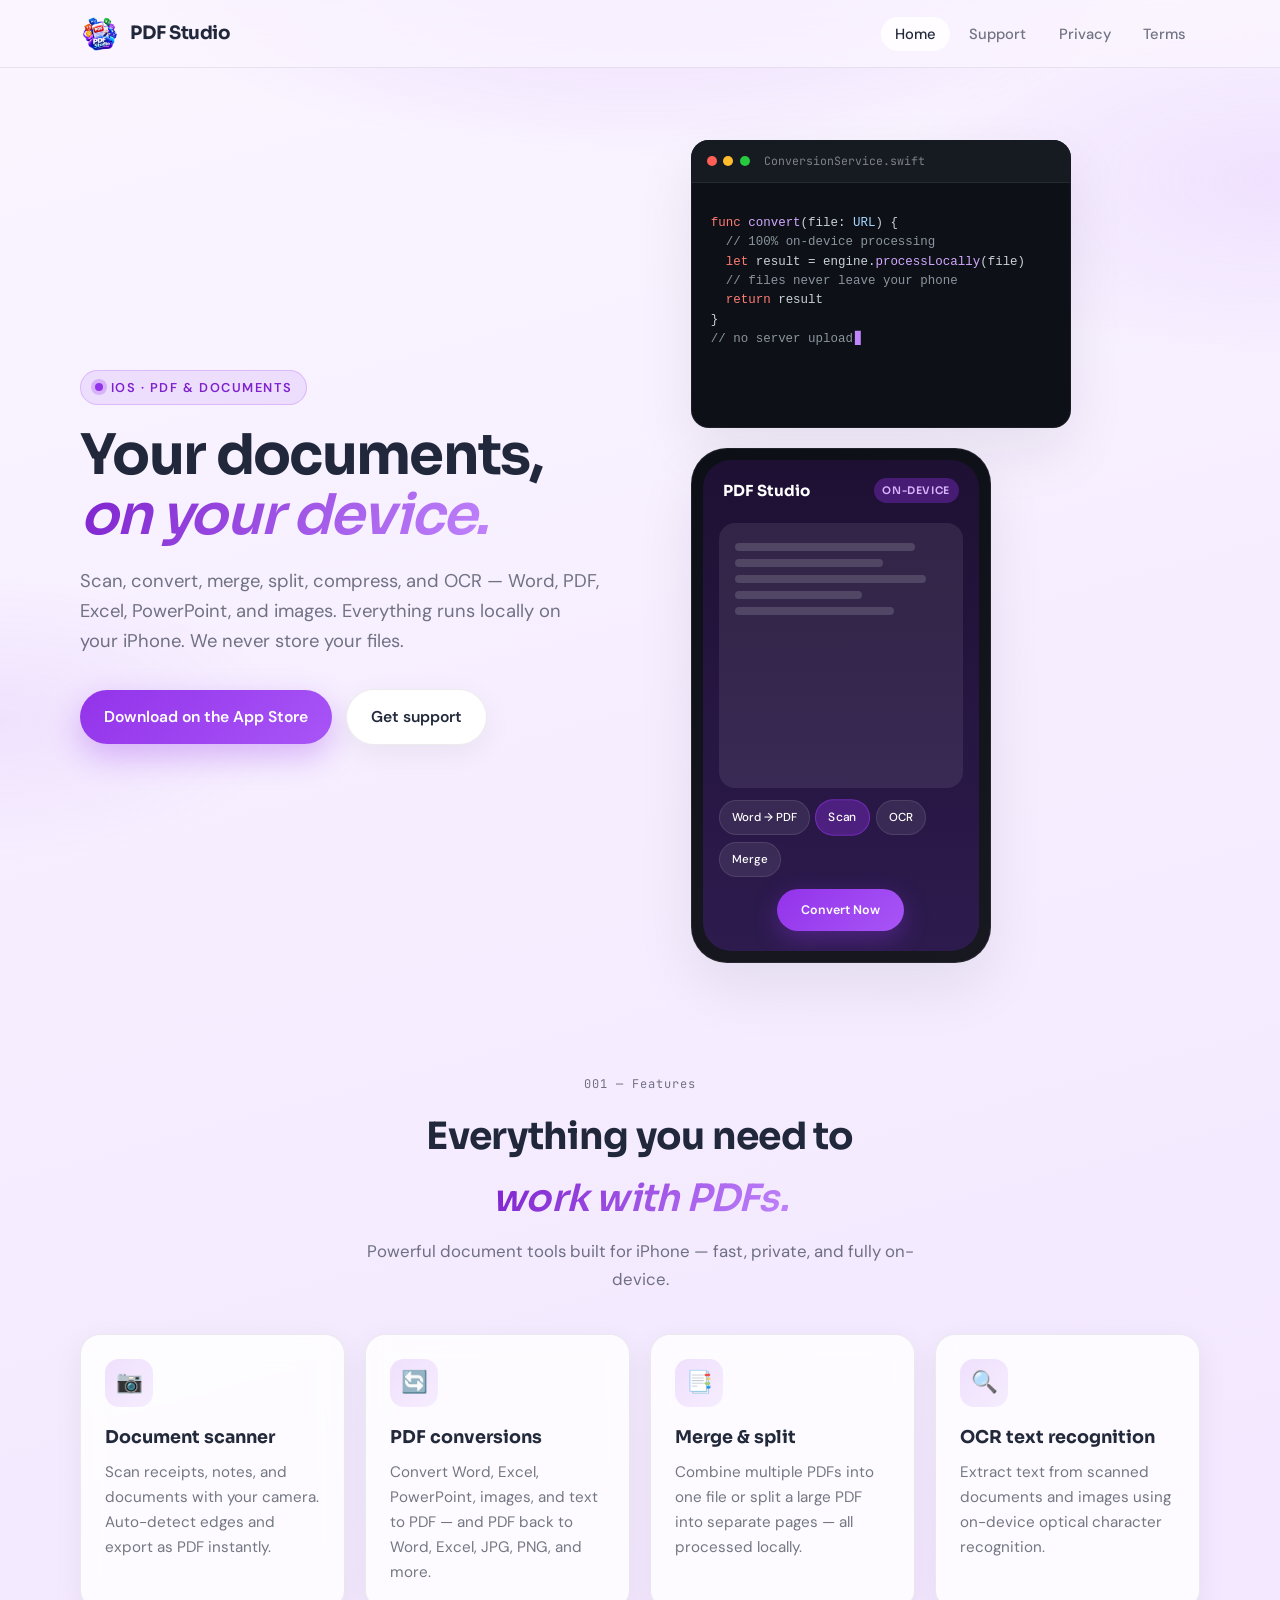
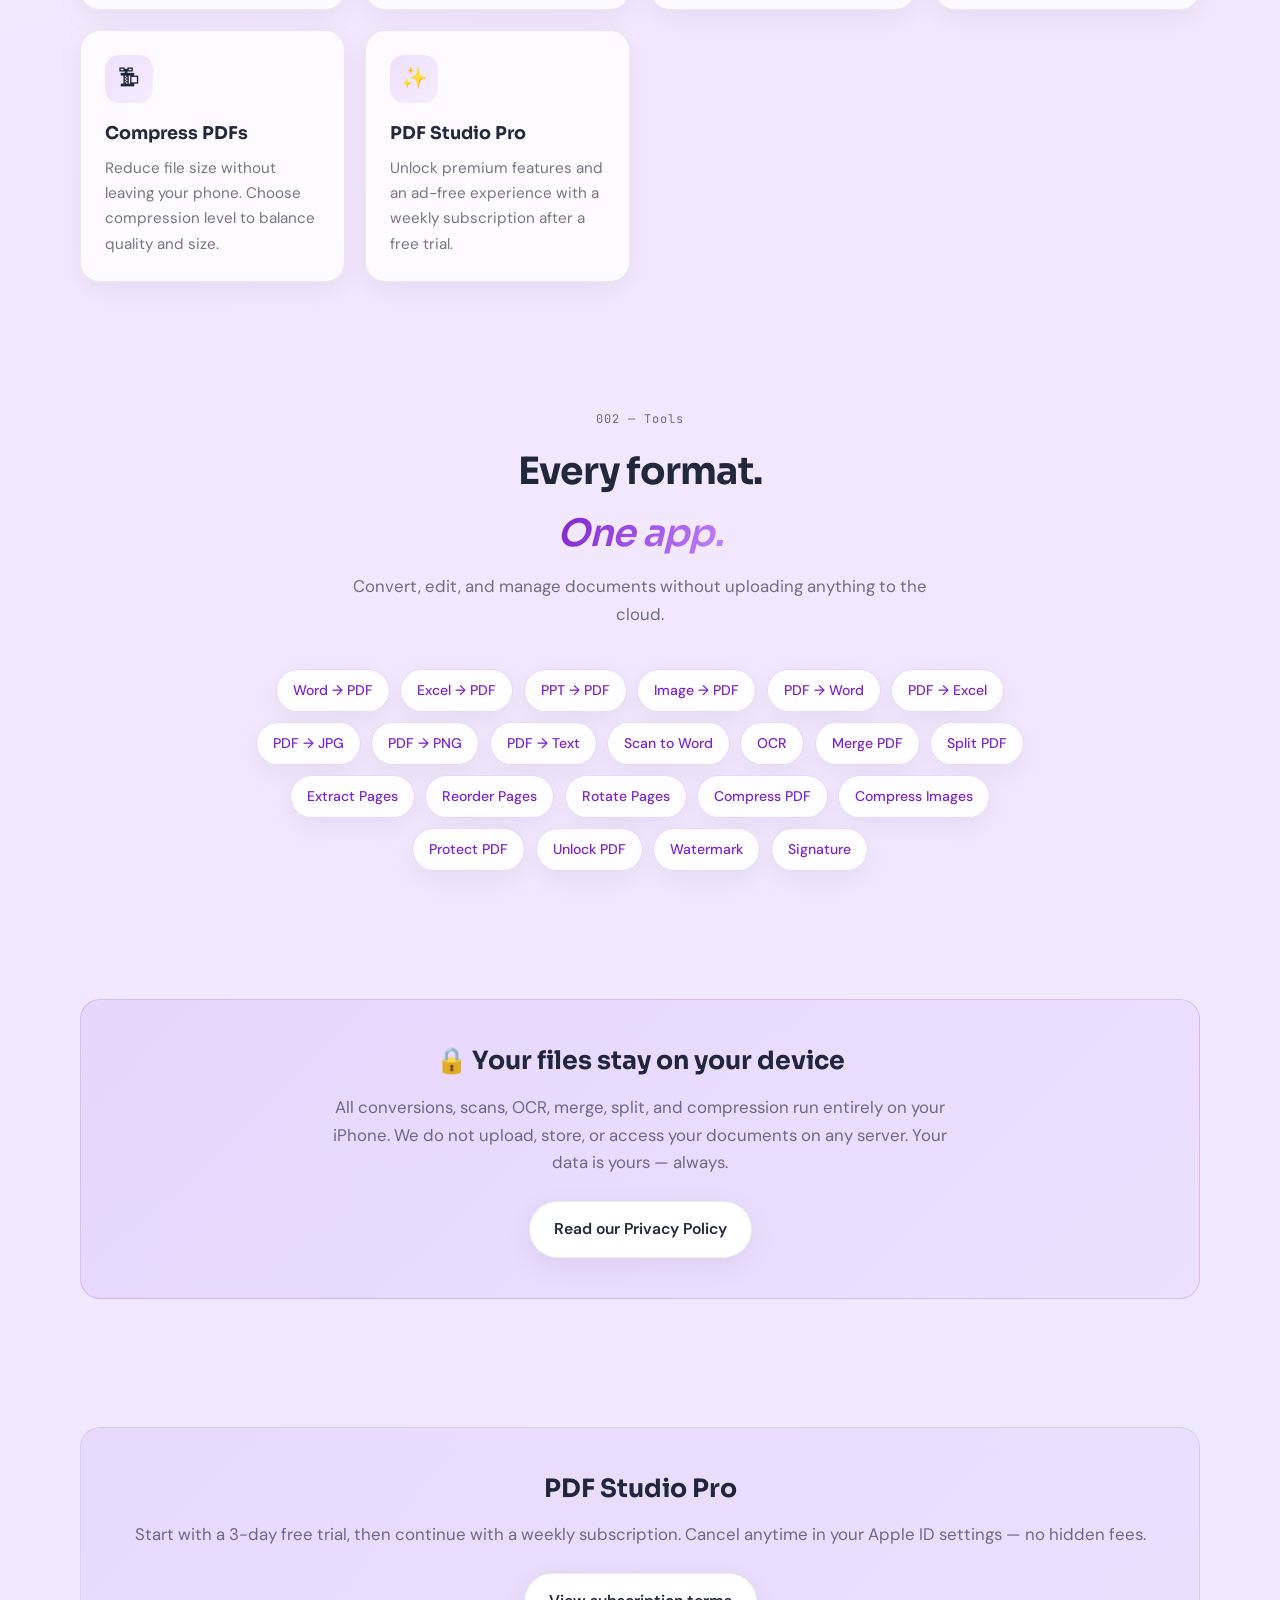
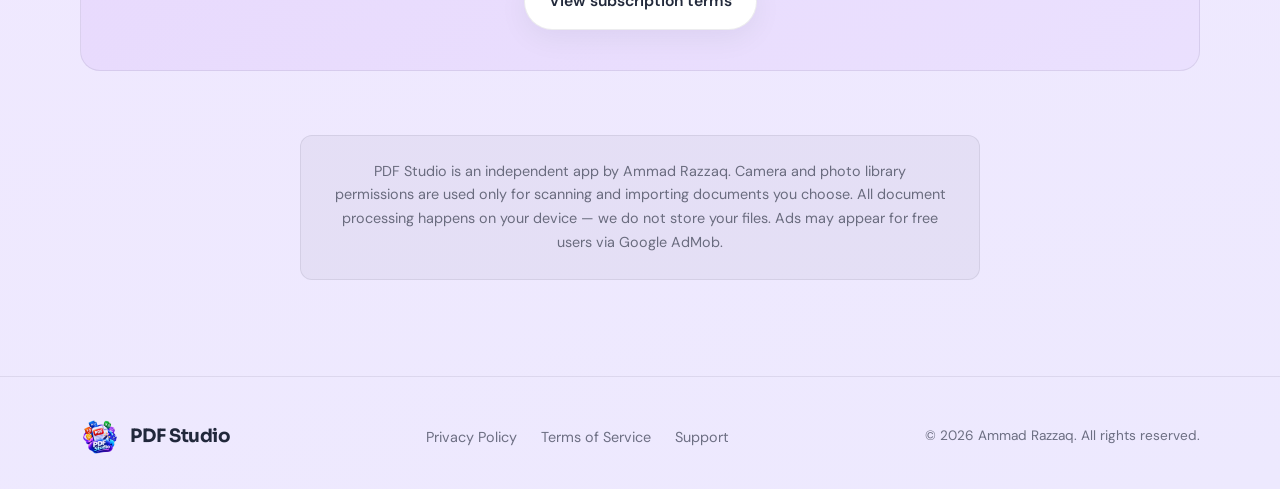
<file: index.html>
<!DOCTYPE html>
<html lang="en">
<head>
  <meta charset="utf-8" />
  <meta name="viewport" content="width=device-width, initial-scale=1" />
  <meta name="description" content="PDF Studio — scan, convert, merge, split, and compress PDFs entirely on your iPhone. Word, Excel, PowerPoint, images, and OCR — all on-device." />
  <meta name="theme-color" content="#9333ea" />
  <meta property="og:title" content="PDF Studio — Scan, Convert &amp; Edit PDFs" />
  <meta property="og:description" content="Scan, convert, merge, split, and compress PDFs entirely on your iPhone. All processing stays on your device." />
  <meta property="og:url" content="https://ammadrazzaq28.github.io/pdf-studio/" />
  <meta property="og:type" content="website" />
  <meta property="og:image" content="https://ammadrazzaq28.github.io/pdf-studio/img/apple-touch-icon.png" />
  <title>PDF Studio — Scan, Convert &amp; Edit PDFs</title>
  <link rel="icon" href="img/favicon.png" type="image/png" />
  <link rel="apple-touch-icon" href="img/apple-touch-icon.png" />
  <link rel="preconnect" href="https://fonts.googleapis.com" />
  <link rel="preconnect" href="https://fonts.gstatic.com" crossorigin />
  <link href="https://fonts.googleapis.com/css2?family=DM+Sans:ital,opsz,wght@0,9..40,400;0,9..40,500;0,9..40,600;0,9..40,700;1,9..40,400&family=JetBrains+Mono:wght@400;500&family=Sora:wght@600;700&display=swap" rel="stylesheet" />
  <link rel="stylesheet" href="css/site.css" />
</head>
<body>
  <nav class="site-nav" aria-label="Primary">
    <div class="wrap site-nav__inner">
      <a class="brand" href="index.html">
        <img class="brand__mark" src="img/logo.png" alt="" width="40" height="40" />
        PDF Studio
      </a>
      <button class="nav-toggle" type="button" data-nav-toggle aria-expanded="false" aria-label="Menu">☰</button>
      <ul class="nav-links" data-nav-menu>
        <li><a href="index.html" aria-current="page">Home</a></li>
        <li><a href="support.html">Support</a></li>
        <li><a href="privacy.html">Privacy</a></li>
        <li><a href="terms.html">Terms</a></li>
      </ul>
    </div>
  </nav>

  <header class="hero">
    <div class="wrap hero__grid">
      <div>
        <p class="hero__eyebrow reveal">
          <span class="dot" aria-hidden="true"></span>
          iOS · PDF &amp; documents
        </p>
        <h1 class="reveal reveal-delay-1">
          Your documents,<br />
          <em>on your device.</em>
        </h1>
        <p class="hero__lead reveal reveal-delay-2">
          Scan, convert, merge, split, compress, and OCR — Word, PDF, Excel, PowerPoint, and images. Everything runs locally on your iPhone. We never store your files.
        </p>
        <div class="hero__cta reveal reveal-delay-3">
          <a class="btn btn--primary" href="#" data-app-store rel="noopener">
            Download on the App Store
          </a>
          <a class="btn btn--ghost" href="support.html">Get support</a>
        </div>
      </div>

      <div class="reveal reveal-delay-2">
        <div class="code-window" aria-hidden="true">
          <div class="code-window__bar">
            <span class="code-window__dot code-window__dot--r"></span>
            <span class="code-window__dot code-window__dot--y"></span>
            <span class="code-window__dot code-window__dot--g"></span>
            <span class="code-window__title">ConversionService.swift</span>
          </div>
          <pre class="code-window__body"><code><span class="code-line"><span class="kw">func</span> <span class="fn">convert</span>(file: <span class="str">URL</span>) {</span>
<span class="code-line">  <span class="cm">// 100% on-device processing</span></span>
<span class="code-line">  <span class="kw">let</span> result = engine.<span class="fn">processLocally</span>(file)</span>
<span class="code-line">  <span class="cm">// files never leave your phone</span></span>
<span class="code-line">  <span class="kw">return</span> result</span>
<span class="code-line">}</span>
<span class="code-line cursor-blink"><span class="cm">// no server upload</span></span>
</code></pre>
        </div>

        <div class="phone-mock">
          <div class="phone-mock__frame">
            <div class="phone-mock__screen">
              <div class="phone-mock__header">
                <span>PDF Studio</span>
                <span class="phone-mock__badge">On-Device</span>
              </div>
              <div class="phone-mock__body">
                <div class="doc-preview" aria-hidden="true">
                  <span class="doc-line"></span>
                  <span class="doc-line"></span>
                  <span class="doc-line"></span>
                  <span class="doc-line"></span>
                  <span class="doc-line"></span>
                </div>
                <div class="effect-row" data-effect-chips>
                  <span class="effect-chip is-active">Word → PDF</span>
                  <span class="effect-chip">Scan</span>
                  <span class="effect-chip">OCR</span>
                  <span class="effect-chip">Merge</span>
                </div>
                <div class="mock-action" aria-hidden="true">Convert Now</div>
              </div>
            </div>
          </div>
        </div>
      </div>
    </div>
  </header>

  <section class="section" id="features">
    <div class="wrap">
      <span class="section__label reveal">001 — Features</span>
      <h2 class="section__title reveal">Everything you need to<br /><em>work with PDFs.</em></h2>
      <p class="section__subtitle reveal">
        Powerful document tools built for iPhone — fast, private, and fully on-device.
      </p>
      <div class="features">
        <article class="card reveal">
          <div class="card__icon" aria-hidden="true">📷</div>
          <h3>Document scanner</h3>
          <p>Scan receipts, notes, and documents with your camera. Auto-detect edges and export as PDF instantly.</p>
        </article>
        <article class="card reveal reveal-delay-1">
          <div class="card__icon" aria-hidden="true">🔄</div>
          <h3>PDF conversions</h3>
          <p>Convert Word, Excel, PowerPoint, images, and text to PDF — and PDF back to Word, Excel, JPG, PNG, and more.</p>
        </article>
        <article class="card reveal reveal-delay-2">
          <div class="card__icon" aria-hidden="true">📑</div>
          <h3>Merge &amp; split</h3>
          <p>Combine multiple PDFs into one file or split a large PDF into separate pages — all processed locally.</p>
        </article>
        <article class="card reveal reveal-delay-3">
          <div class="card__icon" aria-hidden="true">🔍</div>
          <h3>OCR text recognition</h3>
          <p>Extract text from scanned documents and images using on-device optical character recognition.</p>
        </article>
        <article class="card reveal">
          <div class="card__icon" aria-hidden="true">🗜</div>
          <h3>Compress PDFs</h3>
          <p>Reduce file size without leaving your phone. Choose compression level to balance quality and size.</p>
        </article>
        <article class="card reveal reveal-delay-1">
          <div class="card__icon" aria-hidden="true">✨</div>
          <h3>PDF Studio Pro</h3>
          <p>Unlock premium features and an ad-free experience with a weekly subscription after a free trial.</p>
        </article>
      </div>
    </div>
  </section>

  <section class="section" id="tools">
    <div class="wrap">
      <span class="section__label reveal">002 — Tools</span>
      <h2 class="section__title reveal">Every format.<br /><em>One app.</em></h2>
      <p class="section__subtitle reveal">
        Convert, edit, and manage documents without uploading anything to the cloud.
      </p>
      <div class="tool-grid reveal">
        <span class="tool-pill">Word → PDF</span>
        <span class="tool-pill">Excel → PDF</span>
        <span class="tool-pill">PPT → PDF</span>
        <span class="tool-pill">Image → PDF</span>
        <span class="tool-pill">PDF → Word</span>
        <span class="tool-pill">PDF → Excel</span>
        <span class="tool-pill">PDF → JPG</span>
        <span class="tool-pill">PDF → PNG</span>
        <span class="tool-pill">PDF → Text</span>
        <span class="tool-pill">Scan to Word</span>
        <span class="tool-pill">OCR</span>
        <span class="tool-pill">Merge PDF</span>
        <span class="tool-pill">Split PDF</span>
        <span class="tool-pill">Extract Pages</span>
        <span class="tool-pill">Reorder Pages</span>
        <span class="tool-pill">Rotate Pages</span>
        <span class="tool-pill">Compress PDF</span>
        <span class="tool-pill">Compress Images</span>
        <span class="tool-pill">Protect PDF</span>
        <span class="tool-pill">Unlock PDF</span>
        <span class="tool-pill">Watermark</span>
        <span class="tool-pill">Signature</span>
      </div>
    </div>
  </section>

  <section class="section">
    <div class="wrap">
      <div class="privacy-highlight reveal">
        <h2>🔒 Your files stay on your device</h2>
        <p>
          All conversions, scans, OCR, merge, split, and compression run entirely on your iPhone.
          We do not upload, store, or access your documents on any server. Your data is yours — always.
        </p>
        <a class="btn btn--ghost" href="privacy.html">Read our Privacy Policy</a>
      </div>
    </div>
  </section>

  <section class="section">
    <div class="wrap">
      <div class="pricing-banner reveal">
        <h2>PDF Studio Pro</h2>
        <p>
          Start with a 3-day free trial, then continue with a weekly subscription.
          Cancel anytime in your Apple ID settings — no hidden fees.
        </p>
        <a class="btn btn--ghost" href="terms.html#subscriptions">View subscription terms</a>
      </div>
    </div>
  </section>

  <section class="section" style="padding-top: 0;">
    <div class="wrap">
      <p class="disclaimer-banner reveal">
        PDF Studio is an independent app by Ammad Razzaq. Camera and photo library permissions are used only for scanning and importing documents you choose. All document processing happens on your device — we do not store your files. Ads may appear for free users via Google AdMob.
      </p>
    </div>
  </section>

  <footer class="site-footer">
    <div class="wrap site-footer__inner">
      <a class="brand" href="index.html">
        <img class="brand__mark" src="img/logo.png" alt="" width="40" height="40" />
        PDF Studio
      </a>
      <ul class="footer-links">
        <li><a href="privacy.html">Privacy Policy</a></li>
        <li><a href="terms.html">Terms of Service</a></li>
        <li><a href="support.html">Support</a></li>
      </ul>
      <small>© <span id="year"></span> Ammad Razzaq. All rights reserved.</small>
    </div>
  </footer>

  <script src="js/config.js"></script>
  <script src="js/site.js"></script>
</body>
</html>
</file>
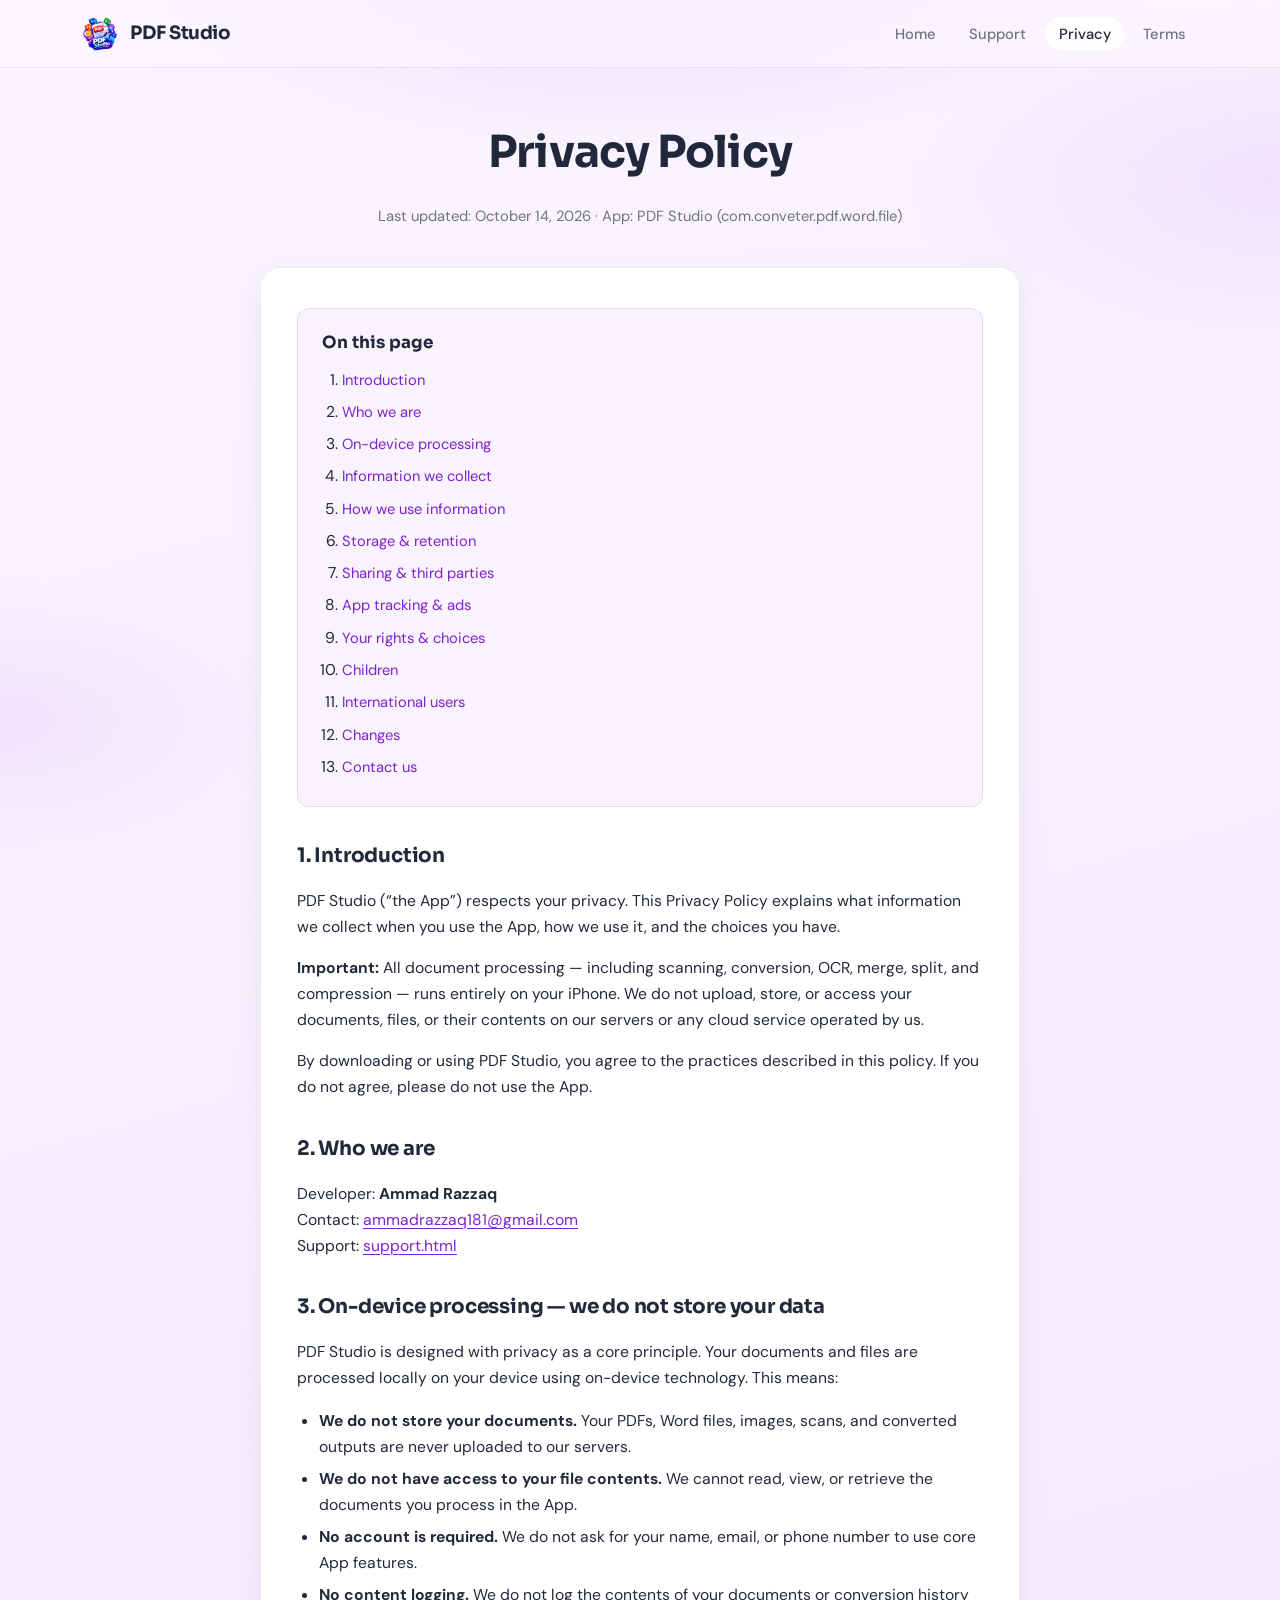
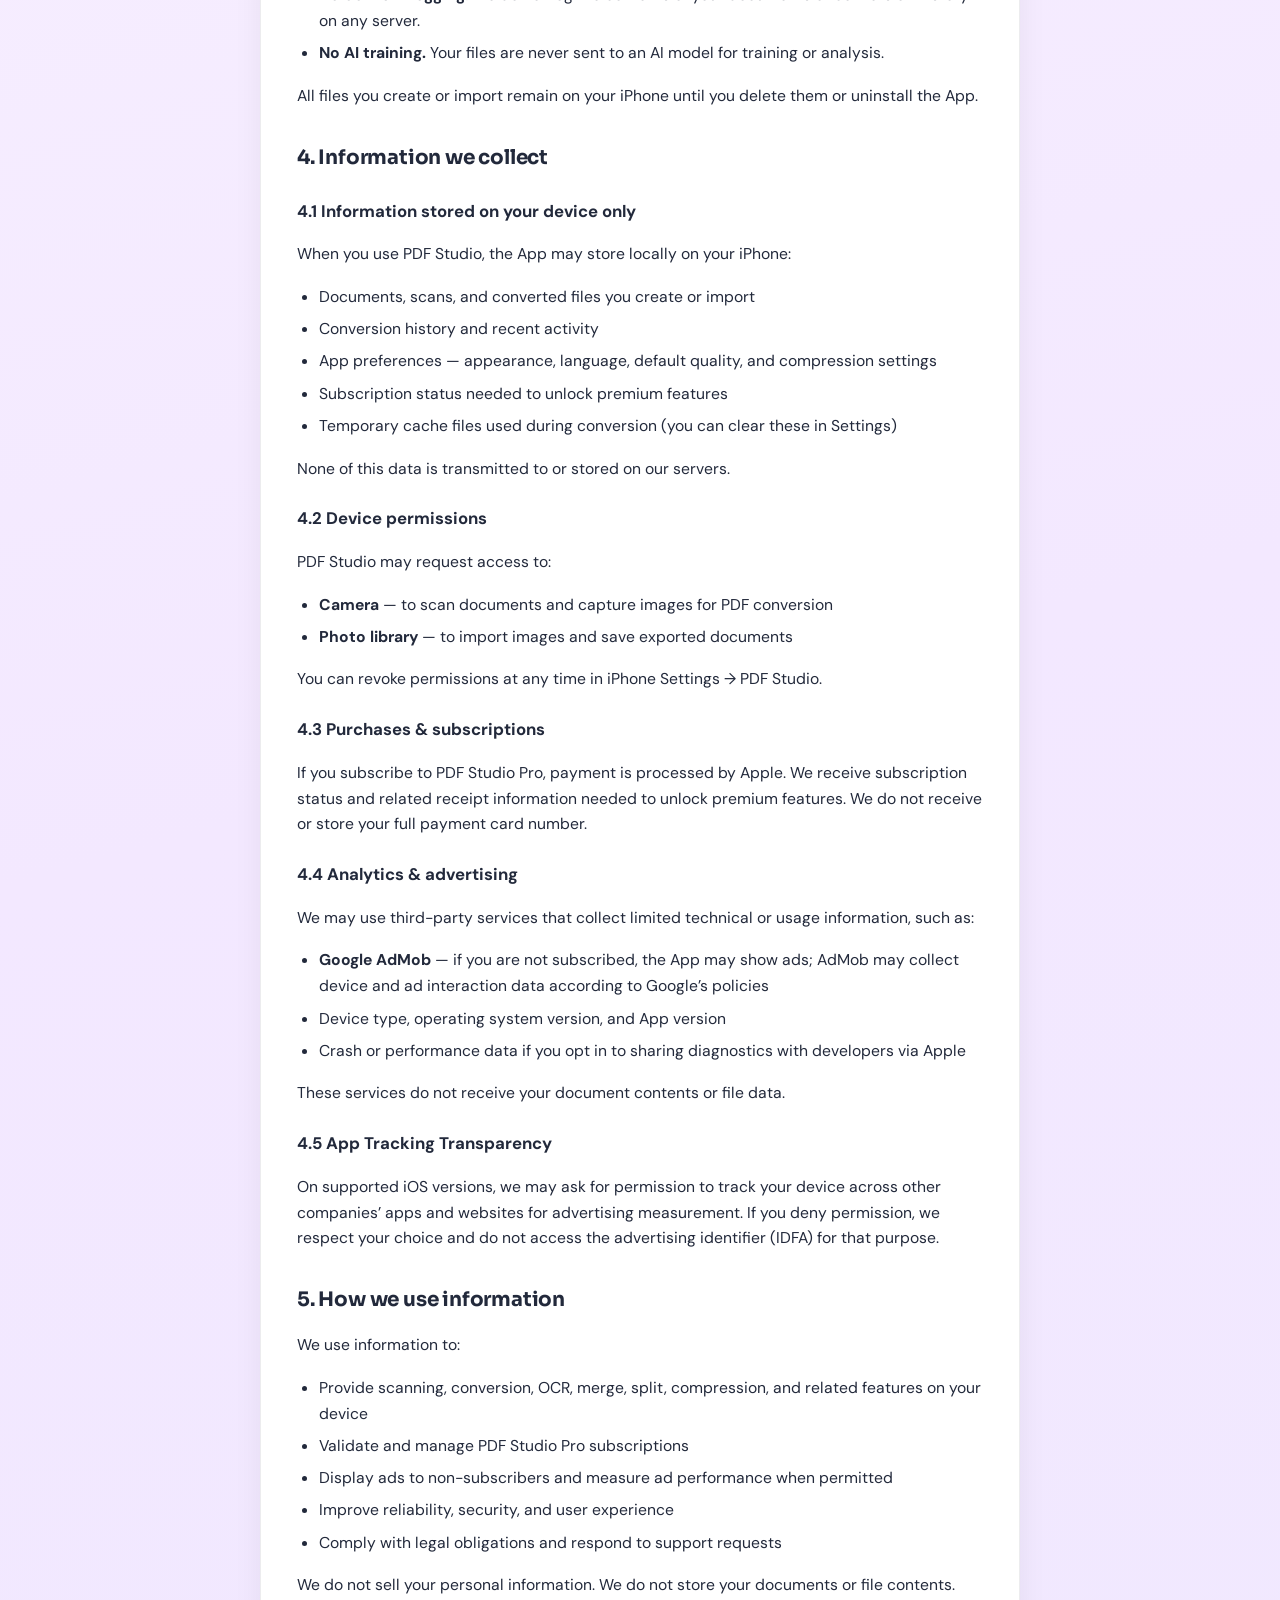
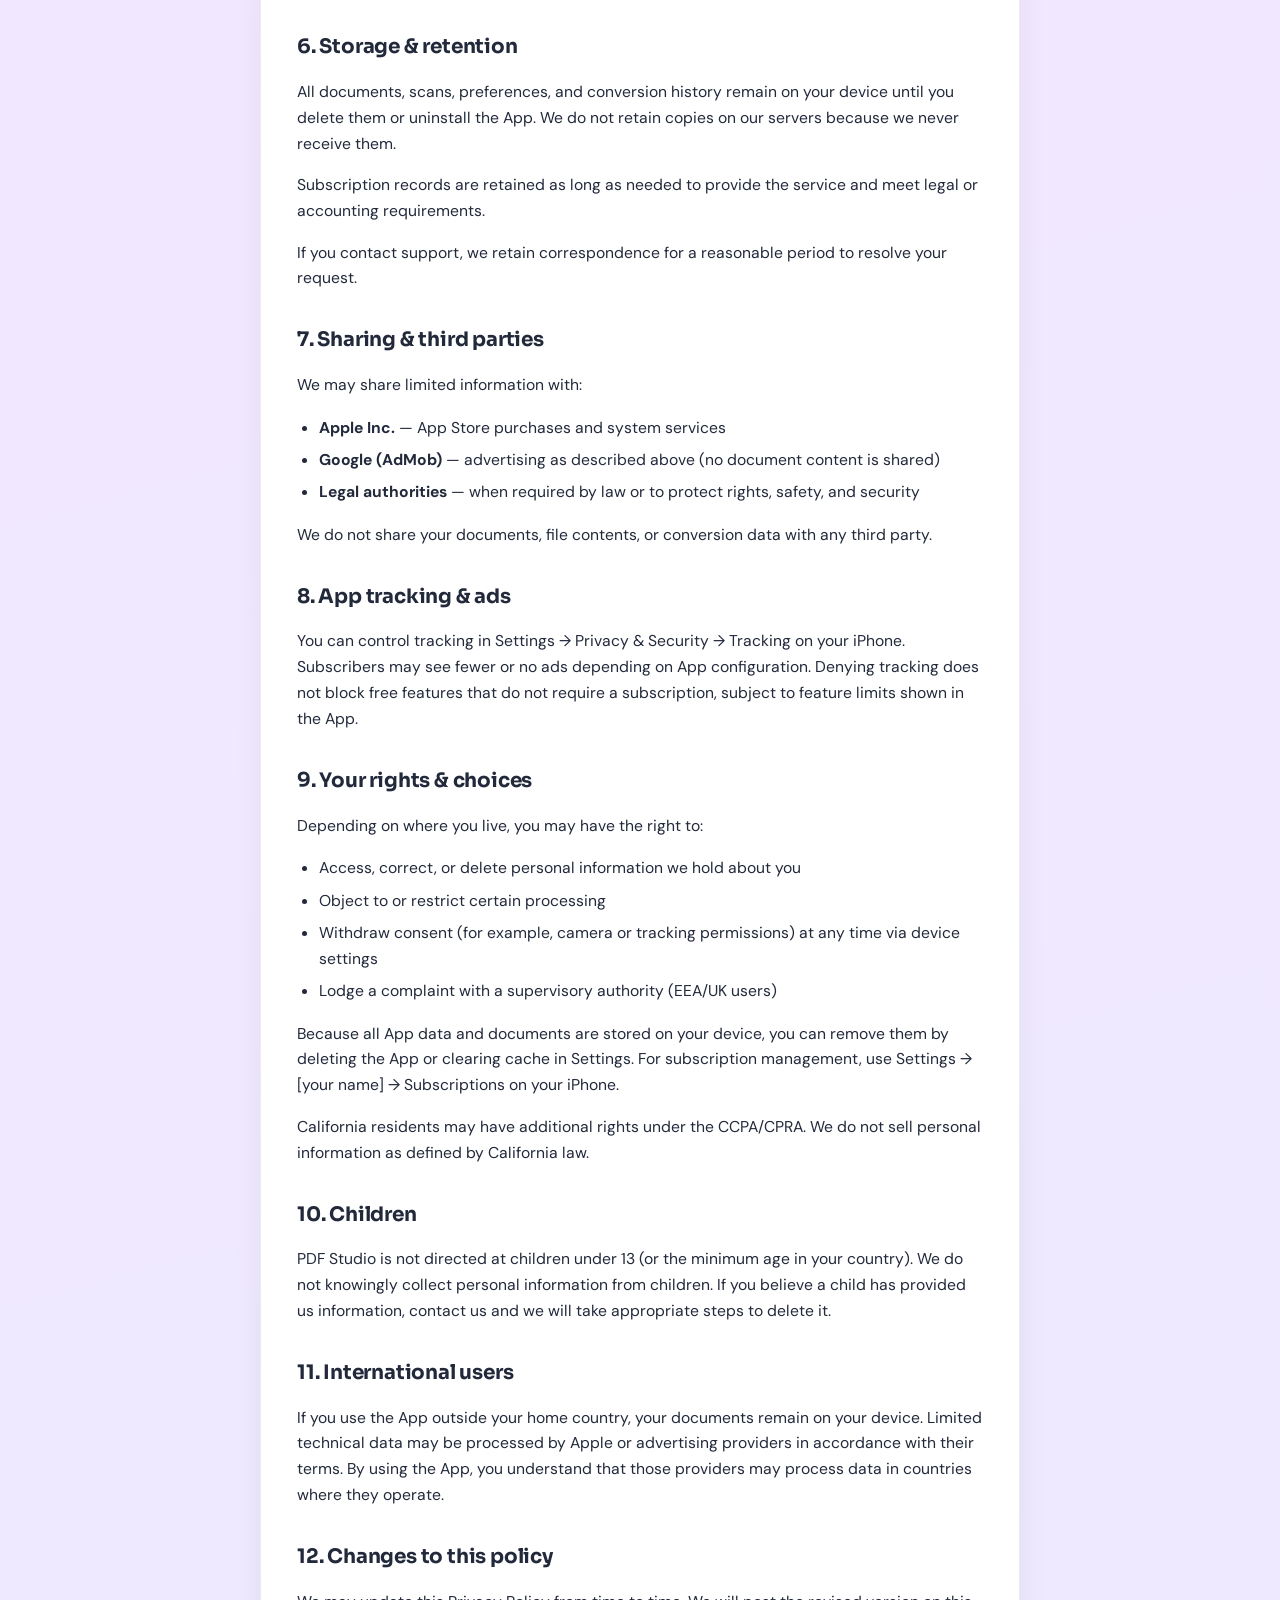
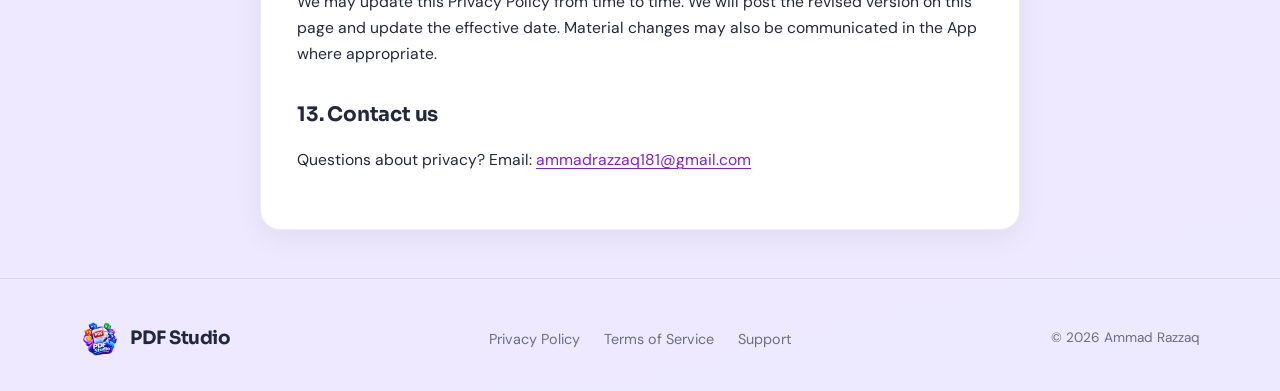
<file: privacy.html>
<!DOCTYPE html>
<html lang="en">
<head>
  <meta charset="utf-8" />
  <meta name="viewport" content="width=device-width, initial-scale=1" />
  <meta name="description" content="Privacy Policy for PDF Studio by Ammad Razzaq. All data stays on your device — we do not store your files." />
  <meta name="theme-color" content="#9333ea" />
  <title>Privacy Policy — PDF Studio</title>
  <link rel="icon" href="img/favicon.png" type="image/png" />
  <link rel="apple-touch-icon" href="img/apple-touch-icon.png" />
  <link rel="preconnect" href="https://fonts.googleapis.com" />
  <link rel="preconnect" href="https://fonts.gstatic.com" crossorigin />
  <link href="https://fonts.googleapis.com/css2?family=DM+Sans:ital,opsz,wght@0,9..40,400;0,9..40,500;0,9..40,600;0,9..40,700;1,9..40,400&family=JetBrains+Mono:wght@400;500&family=Sora:wght@600;700&display=swap" rel="stylesheet" />
  <link rel="stylesheet" href="css/site.css" />
</head>
<body>
  <nav class="site-nav" aria-label="Primary">
    <div class="wrap site-nav__inner">
      <a class="brand" href="index.html">
        <img class="brand__mark" src="img/logo.png" alt="" width="40" height="40" />
        PDF Studio
      </a>
      <button class="nav-toggle" type="button" data-nav-toggle aria-expanded="false" aria-label="Menu">☰</button>
      <ul class="nav-links" data-nav-menu>
        <li><a href="index.html">Home</a></li>
        <li><a href="support.html">Support</a></li>
        <li><a href="privacy.html" aria-current="page">Privacy</a></li>
        <li><a href="terms.html">Terms</a></li>
      </ul>
    </div>
  </nav>

  <header class="page-header wrap--legal wrap">
    <h1>Privacy Policy</h1>
    <p class="meta">Last updated: October 14, 2026 · App: PDF Studio (com.conveter.pdf.word.file)</p>
  </header>

  <main class="wrap wrap--legal">
    <article class="legal-card">
      <nav class="toc" aria-label="On this page">
        <strong>On this page</strong>
        <ol>
          <li><a href="#introduction">Introduction</a></li>
          <li><a href="#who">Who we are</a></li>
          <li><a href="#on-device">On-device processing</a></li>
          <li><a href="#collect">Information we collect</a></li>
          <li><a href="#use">How we use information</a></li>
          <li><a href="#storage">Storage &amp; retention</a></li>
          <li><a href="#sharing">Sharing &amp; third parties</a></li>
          <li><a href="#tracking">App tracking &amp; ads</a></li>
          <li><a href="#rights">Your rights &amp; choices</a></li>
          <li><a href="#children">Children</a></li>
          <li><a href="#international">International users</a></li>
          <li><a href="#changes">Changes</a></li>
          <li><a href="#contact">Contact us</a></li>
        </ol>
      </nav>

      <h2 id="introduction">1. Introduction</h2>
      <p>
        PDF Studio (“the App”) respects your privacy. This Privacy Policy explains what information we collect when you use the App, how we use it, and the choices you have.
      </p>
      <p>
        <strong>Important:</strong> All document processing — including scanning, conversion, OCR, merge, split, and compression — runs entirely on your iPhone. We do not upload, store, or access your documents, files, or their contents on our servers or any cloud service operated by us.
      </p>
      <p>
        By downloading or using PDF Studio, you agree to the practices described in this policy. If you do not agree, please do not use the App.
      </p>

      <h2 id="who">2. Who we are</h2>
      <p>
        Developer: <strong>Ammad Razzaq</strong><br />
        Contact: <a href="mailto:ammadrazzaq181@gmail.com">ammadrazzaq181@gmail.com</a><br />
        Support: <a href="support.html">support.html</a>
      </p>

      <h2 id="on-device">3. On-device processing — we do not store your data</h2>
      <p>
        PDF Studio is designed with privacy as a core principle. Your documents and files are processed locally on your device using on-device technology. This means:
      </p>
      <ul>
        <li><strong>We do not store your documents.</strong> Your PDFs, Word files, images, scans, and converted outputs are never uploaded to our servers.</li>
        <li><strong>We do not have access to your file contents.</strong> We cannot read, view, or retrieve the documents you process in the App.</li>
        <li><strong>No account is required.</strong> We do not ask for your name, email, or phone number to use core App features.</li>
        <li><strong>No content logging.</strong> We do not log the contents of your documents or conversion history on any server.</li>
        <li><strong>No AI training.</strong> Your files are never sent to an AI model for training or analysis.</li>
      </ul>
      <p>
        All files you create or import remain on your iPhone until you delete them or uninstall the App.
      </p>

      <h2 id="collect">4. Information we collect</h2>

      <h3>4.1 Information stored on your device only</h3>
      <p>When you use PDF Studio, the App may store locally on your iPhone:</p>
      <ul>
        <li>Documents, scans, and converted files you create or import</li>
        <li>Conversion history and recent activity</li>
        <li>App preferences — appearance, language, default quality, and compression settings</li>
        <li>Subscription status needed to unlock premium features</li>
        <li>Temporary cache files used during conversion (you can clear these in Settings)</li>
      </ul>
      <p>None of this data is transmitted to or stored on our servers.</p>

      <h3>4.2 Device permissions</h3>
      <p>PDF Studio may request access to:</p>
      <ul>
        <li><strong>Camera</strong> — to scan documents and capture images for PDF conversion</li>
        <li><strong>Photo library</strong> — to import images and save exported documents</li>
      </ul>
      <p>You can revoke permissions at any time in iPhone Settings → PDF Studio.</p>

      <h3>4.3 Purchases &amp; subscriptions</h3>
      <p>
        If you subscribe to PDF Studio Pro, payment is processed by Apple. We receive subscription status and related receipt information needed to unlock premium features. We do not receive or store your full payment card number.
      </p>

      <h3>4.4 Analytics &amp; advertising</h3>
      <p>We may use third-party services that collect limited technical or usage information, such as:</p>
      <ul>
        <li><strong>Google AdMob</strong> — if you are not subscribed, the App may show ads; AdMob may collect device and ad interaction data according to Google’s policies</li>
        <li>Device type, operating system version, and App version</li>
        <li>Crash or performance data if you opt in to sharing diagnostics with developers via Apple</li>
      </ul>
      <p>These services do not receive your document contents or file data.</p>

      <h3>4.5 App Tracking Transparency</h3>
      <p>
        On supported iOS versions, we may ask for permission to track your device across other companies’ apps and websites for advertising measurement. If you deny permission, we respect your choice and do not access the advertising identifier (IDFA) for that purpose.
      </p>

      <h2 id="use">5. How we use information</h2>
      <p>We use information to:</p>
      <ul>
        <li>Provide scanning, conversion, OCR, merge, split, compression, and related features on your device</li>
        <li>Validate and manage PDF Studio Pro subscriptions</li>
        <li>Display ads to non-subscribers and measure ad performance when permitted</li>
        <li>Improve reliability, security, and user experience</li>
        <li>Comply with legal obligations and respond to support requests</li>
      </ul>
      <p>We do not sell your personal information. We do not store your documents or file contents.</p>

      <h2 id="storage">6. Storage &amp; retention</h2>
      <p>
        All documents, scans, preferences, and conversion history remain on your device until you delete them or uninstall the App. We do not retain copies on our servers because we never receive them.
      </p>
      <p>Subscription records are retained as long as needed to provide the service and meet legal or accounting requirements.</p>
      <p>If you contact support, we retain correspondence for a reasonable period to resolve your request.</p>

      <h2 id="sharing">7. Sharing &amp; third parties</h2>
      <p>We may share limited information with:</p>
      <ul>
        <li><strong>Apple Inc.</strong> — App Store purchases and system services</li>
        <li><strong>Google (AdMob)</strong> — advertising as described above (no document content is shared)</li>
        <li><strong>Legal authorities</strong> — when required by law or to protect rights, safety, and security</li>
      </ul>
      <p>We do not share your documents, file contents, or conversion data with any third party.</p>

      <h2 id="tracking">8. App tracking &amp; ads</h2>
      <p>
        You can control tracking in Settings → Privacy &amp; Security → Tracking on your iPhone. Subscribers may see fewer or no ads depending on App configuration. Denying tracking does not block free features that do not require a subscription, subject to feature limits shown in the App.
      </p>

      <h2 id="rights">9. Your rights &amp; choices</h2>
      <p>Depending on where you live, you may have the right to:</p>
      <ul>
        <li>Access, correct, or delete personal information we hold about you</li>
        <li>Object to or restrict certain processing</li>
        <li>Withdraw consent (for example, camera or tracking permissions) at any time via device settings</li>
        <li>Lodge a complaint with a supervisory authority (EEA/UK users)</li>
      </ul>
      <p>
        Because all App data and documents are stored on your device, you can remove them by deleting the App or clearing cache in Settings. For subscription management, use Settings → [your name] → Subscriptions on your iPhone.
      </p>
      <p>California residents may have additional rights under the CCPA/CPRA. We do not sell personal information as defined by California law.</p>

      <h2 id="children">10. Children</h2>
      <p>
        PDF Studio is not directed at children under 13 (or the minimum age in your country). We do not knowingly collect personal information from children. If you believe a child has provided us information, contact us and we will take appropriate steps to delete it.
      </p>

      <h2 id="international">11. International users</h2>
      <p>
        If you use the App outside your home country, your documents remain on your device. Limited technical data may be processed by Apple or advertising providers in accordance with their terms. By using the App, you understand that those providers may process data in countries where they operate.
      </p>

      <h2 id="changes">12. Changes to this policy</h2>
      <p>
        We may update this Privacy Policy from time to time. We will post the revised version on this page and update the effective date. Material changes may also be communicated in the App where appropriate.
      </p>

      <h2 id="contact">13. Contact us</h2>
      <p>
        Questions about privacy? Email:
        <a href="mailto:ammadrazzaq181@gmail.com">ammadrazzaq181@gmail.com</a>
      </p>
    </article>
  </main>

  <footer class="site-footer">
    <div class="wrap site-footer__inner">
      <a class="brand" href="index.html">
        <img class="brand__mark" src="img/logo.png" alt="" width="40" height="40" />
        PDF Studio
      </a>
      <ul class="footer-links">
        <li><a href="privacy.html">Privacy Policy</a></li>
        <li><a href="terms.html">Terms of Service</a></li>
        <li><a href="support.html">Support</a></li>
      </ul>
      <small>© <span id="year"></span> Ammad Razzaq</small>
    </div>
  </footer>

  <script src="js/config.js"></script>
  <script src="js/site.js"></script>
</body>
</html>
</file>
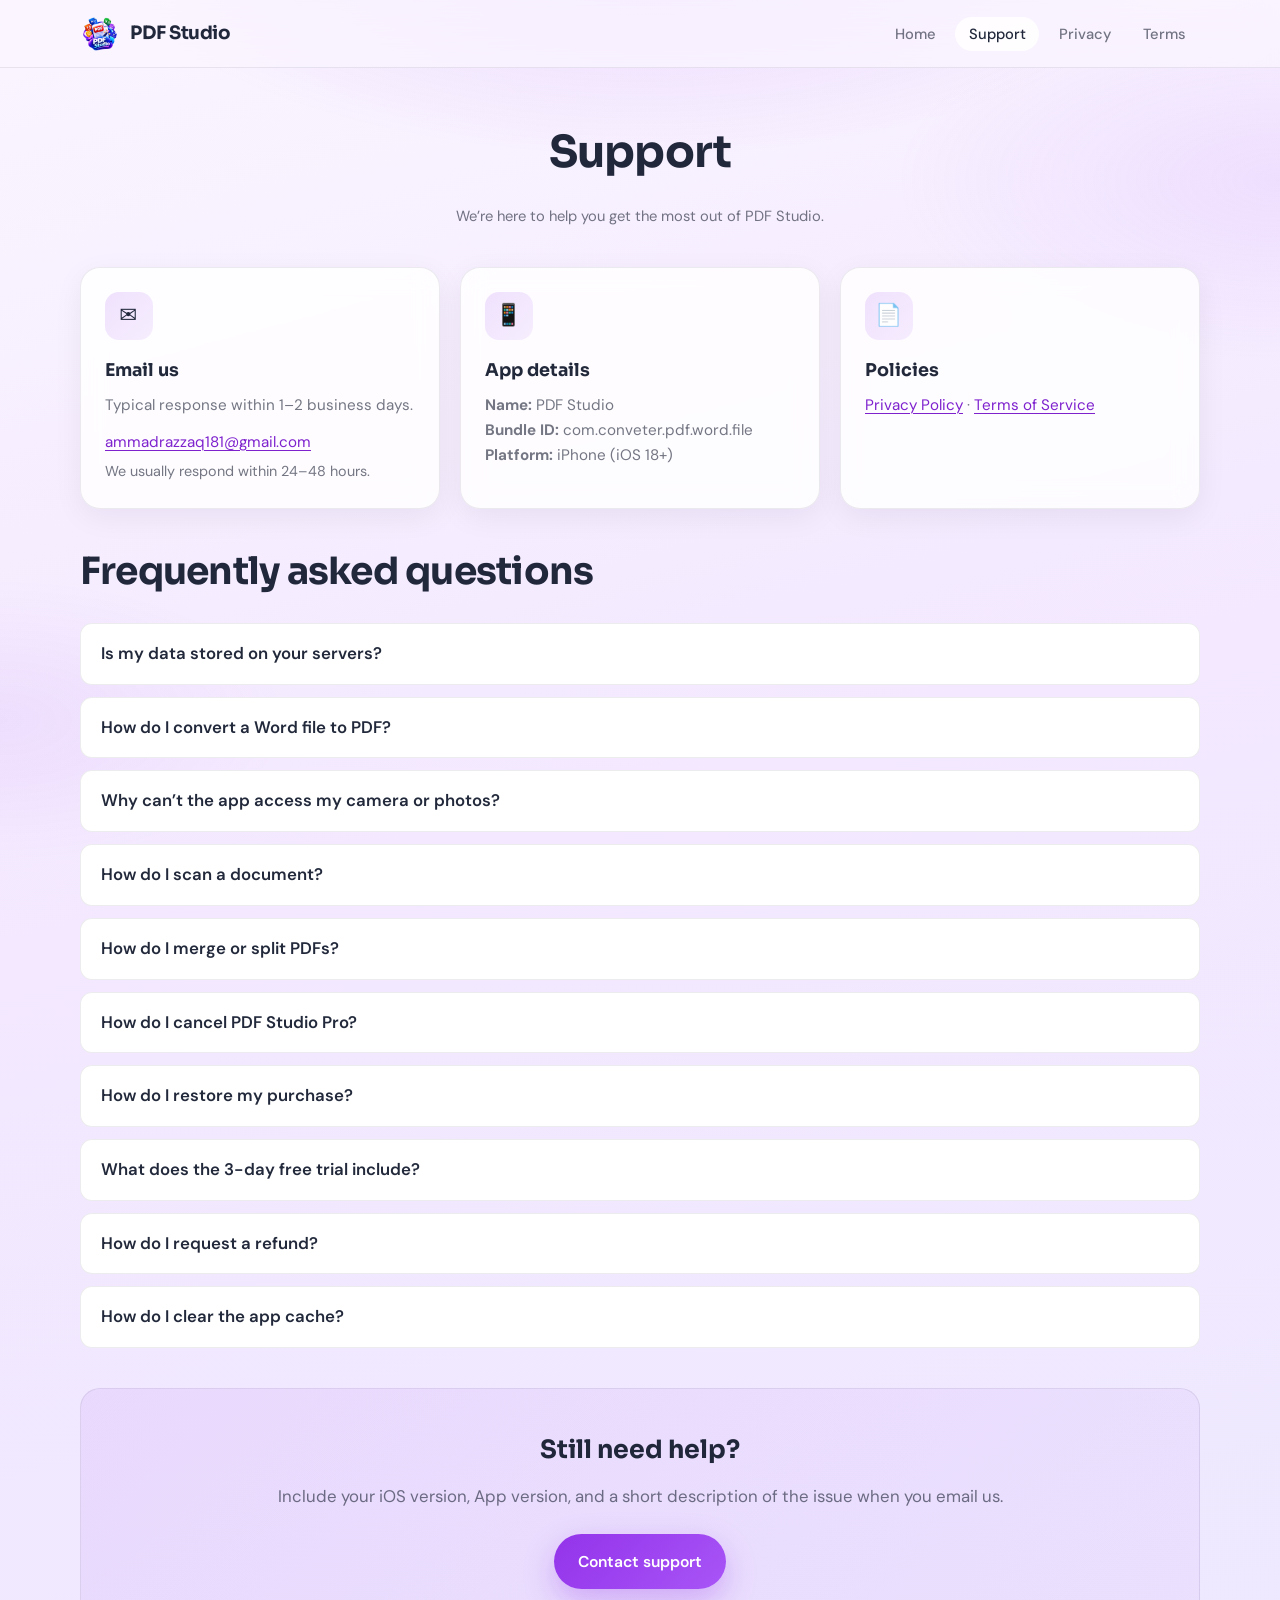
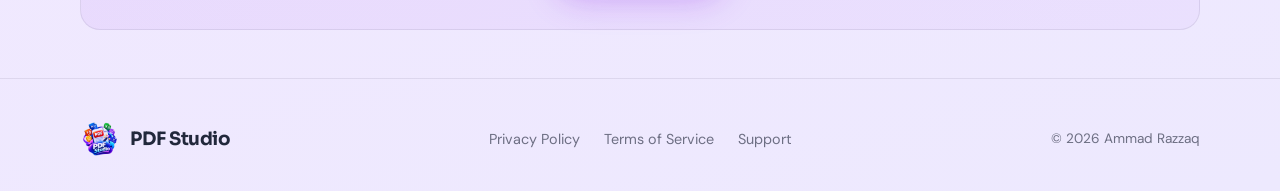
<file: support.html>
<!DOCTYPE html>
<html lang="en">
<head>
  <meta charset="utf-8" />
  <meta name="viewport" content="width=device-width, initial-scale=1" />
  <meta name="description" content="Support for PDF Studio by Ammad Razzaq." />
  <meta name="theme-color" content="#9333ea" />
  <title>Support — PDF Studio</title>
  <link rel="icon" href="img/favicon.png" type="image/png" />
  <link rel="apple-touch-icon" href="img/apple-touch-icon.png" />
  <link rel="preconnect" href="https://fonts.googleapis.com" />
  <link rel="preconnect" href="https://fonts.gstatic.com" crossorigin />
  <link href="https://fonts.googleapis.com/css2?family=DM+Sans:ital,opsz,wght@0,9..40,400;0,9..40,500;0,9..40,600;0,9..40,700;1,9..40,400&family=JetBrains+Mono:wght@400;500&family=Sora:wght@600;700&display=swap" rel="stylesheet" />
  <link rel="stylesheet" href="css/site.css" />
</head>
<body>
  <nav class="site-nav" aria-label="Primary">
    <div class="wrap site-nav__inner">
      <a class="brand" href="index.html">
        <img class="brand__mark" src="img/logo.png" alt="" width="40" height="40" />
        PDF Studio
      </a>
      <button class="nav-toggle" type="button" data-nav-toggle aria-expanded="false" aria-label="Menu">☰</button>
      <ul class="nav-links" data-nav-menu>
        <li><a href="index.html">Home</a></li>
        <li><a href="support.html" aria-current="page">Support</a></li>
        <li><a href="privacy.html">Privacy</a></li>
        <li><a href="terms.html">Terms</a></li>
      </ul>
    </div>
  </nav>

  <header class="page-header wrap">
    <h1>Support</h1>
    <p class="meta">We’re here to help you get the most out of PDF Studio.</p>
  </header>

  <main class="wrap">
    <div class="support-grid">
      <article class="card">
        <div class="card__icon" aria-hidden="true">✉️</div>
        <h3>Email us</h3>
        <p>Typical response within 1–2 business days.</p>
        <p style="margin-top: 0.75rem;">
          <a href="mailto:ammadrazzaq181@gmail.com">ammadrazzaq181@gmail.com</a>
        </p>
        <p style="margin-top: 0.35rem; font-size: 0.9rem;">We usually respond within 24–48 hours.</p>
      </article>
      <article class="card">
        <div class="card__icon" aria-hidden="true">📱</div>
        <h3>App details</h3>
        <p>
          <strong>Name:</strong> PDF Studio<br />
          <strong>Bundle ID:</strong> com.conveter.pdf.word.file<br />
          <strong>Platform:</strong> iPhone (iOS 18+)
        </p>
      </article>
      <article class="card">
        <div class="card__icon" aria-hidden="true">📄</div>
        <h3>Policies</h3>
        <p>
          <a href="privacy.html">Privacy Policy</a> ·
          <a href="terms.html">Terms of Service</a>
        </p>
      </article>
    </div>

    <h2 class="section__title" style="text-align: left; margin-bottom: 1.25rem;">Frequently asked questions</h2>
    <div class="faq">
      <details>
        <summary>Is my data stored on your servers?</summary>
        <p>No. All document processing — scanning, conversion, OCR, merge, split, and compression — runs entirely on your iPhone. We do not upload, store, or access your files on any server.</p>
      </details>
      <details>
        <summary>How do I convert a Word file to PDF?</summary>
        <p>Open PDF Studio, go to Convert, select Word to PDF, pick your file from Files or iCloud, and tap Convert. The output is saved on your device.</p>
      </details>
      <details>
        <summary>Why can’t the app access my camera or photos?</summary>
        <p>Go to Settings → PDF Studio and enable Camera and Photos. Then return to the app and try again.</p>
      </details>
      <details>
        <summary>How do I scan a document?</summary>
        <p>Tap Scan on the home screen, point your camera at the document, and capture. The app auto-detects edges and lets you export as PDF.</p>
      </details>
      <details>
        <summary>How do I merge or split PDFs?</summary>
        <p>Go to Tools, select Merge or Split, choose your PDF files, and follow the on-screen steps. All processing happens on your device.</p>
      </details>
      <details>
        <summary>How do I cancel PDF Studio Pro?</summary>
        <p>Subscriptions are managed by Apple. On your iPhone: Settings → [your name] → Subscriptions → PDF Studio → Cancel Subscription. Cancel at least 24 hours before renewal to avoid the next charge.</p>
      </details>
      <details>
        <summary>How do I restore my purchase?</summary>
        <p>On the subscription screen in the App or in Settings, tap Restore. Make sure you are signed in with the same Apple ID used for the original purchase.</p>
      </details>
      <details>
        <summary>What does the 3-day free trial include?</summary>
        <p>Eligible new subscribers receive PDF Studio Pro access for three days. If you do not cancel before the trial ends, Apple automatically bills the weekly subscription shown on the paywall.</p>
      </details>
      <details>
        <summary>How do I request a refund?</summary>
        <p>Refunds are processed by Apple. Visit <a href="https://reportaproblem.apple.com" rel="noopener">reportaproblem.apple.com</a> and sign in with your Apple ID.</p>
      </details>
      <details>
        <summary>How do I clear the app cache?</summary>
        <p>Go to Settings in the app, scroll to Storage, and tap Cleanup Cache. This removes temporary files but does not delete your saved documents.</p>
      </details>
    </div>

    <div class="pricing-banner" style="margin: 2.5rem 0 3rem;">
      <h2>Still need help?</h2>
      <p>Include your iOS version, App version, and a short description of the issue when you email us.</p>
      <a class="btn btn--primary" href="mailto:ammadrazzaq181@gmail.com">Contact support</a>
    </div>
  </main>

  <footer class="site-footer">
    <div class="wrap site-footer__inner">
      <a class="brand" href="index.html">
        <img class="brand__mark" src="img/logo.png" alt="" width="40" height="40" />
        PDF Studio
      </a>
      <ul class="footer-links">
        <li><a href="privacy.html">Privacy Policy</a></li>
        <li><a href="terms.html">Terms of Service</a></li>
        <li><a href="support.html">Support</a></li>
      </ul>
      <small>© <span id="year"></span> Ammad Razzaq</small>
    </div>
  </footer>

  <script src="js/config.js"></script>
  <script src="js/site.js"></script>
</body>
</html>
</file>
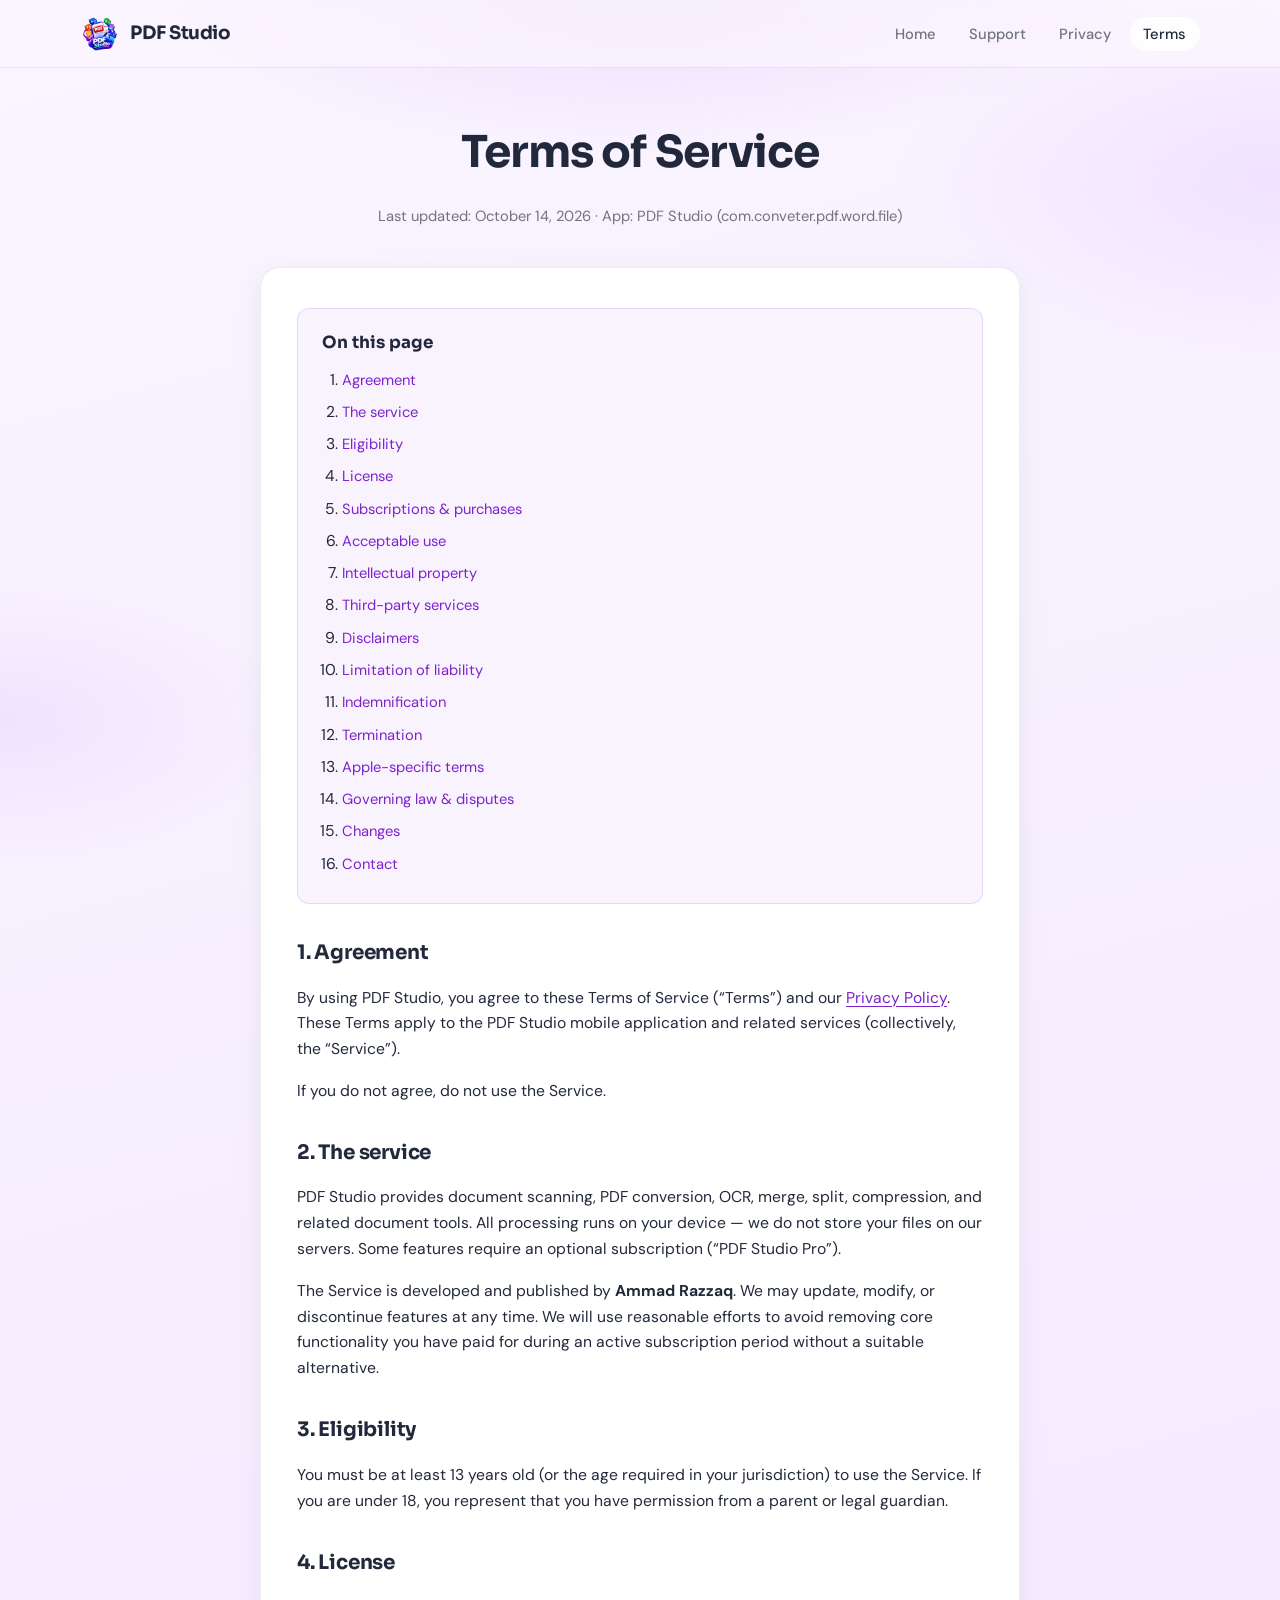
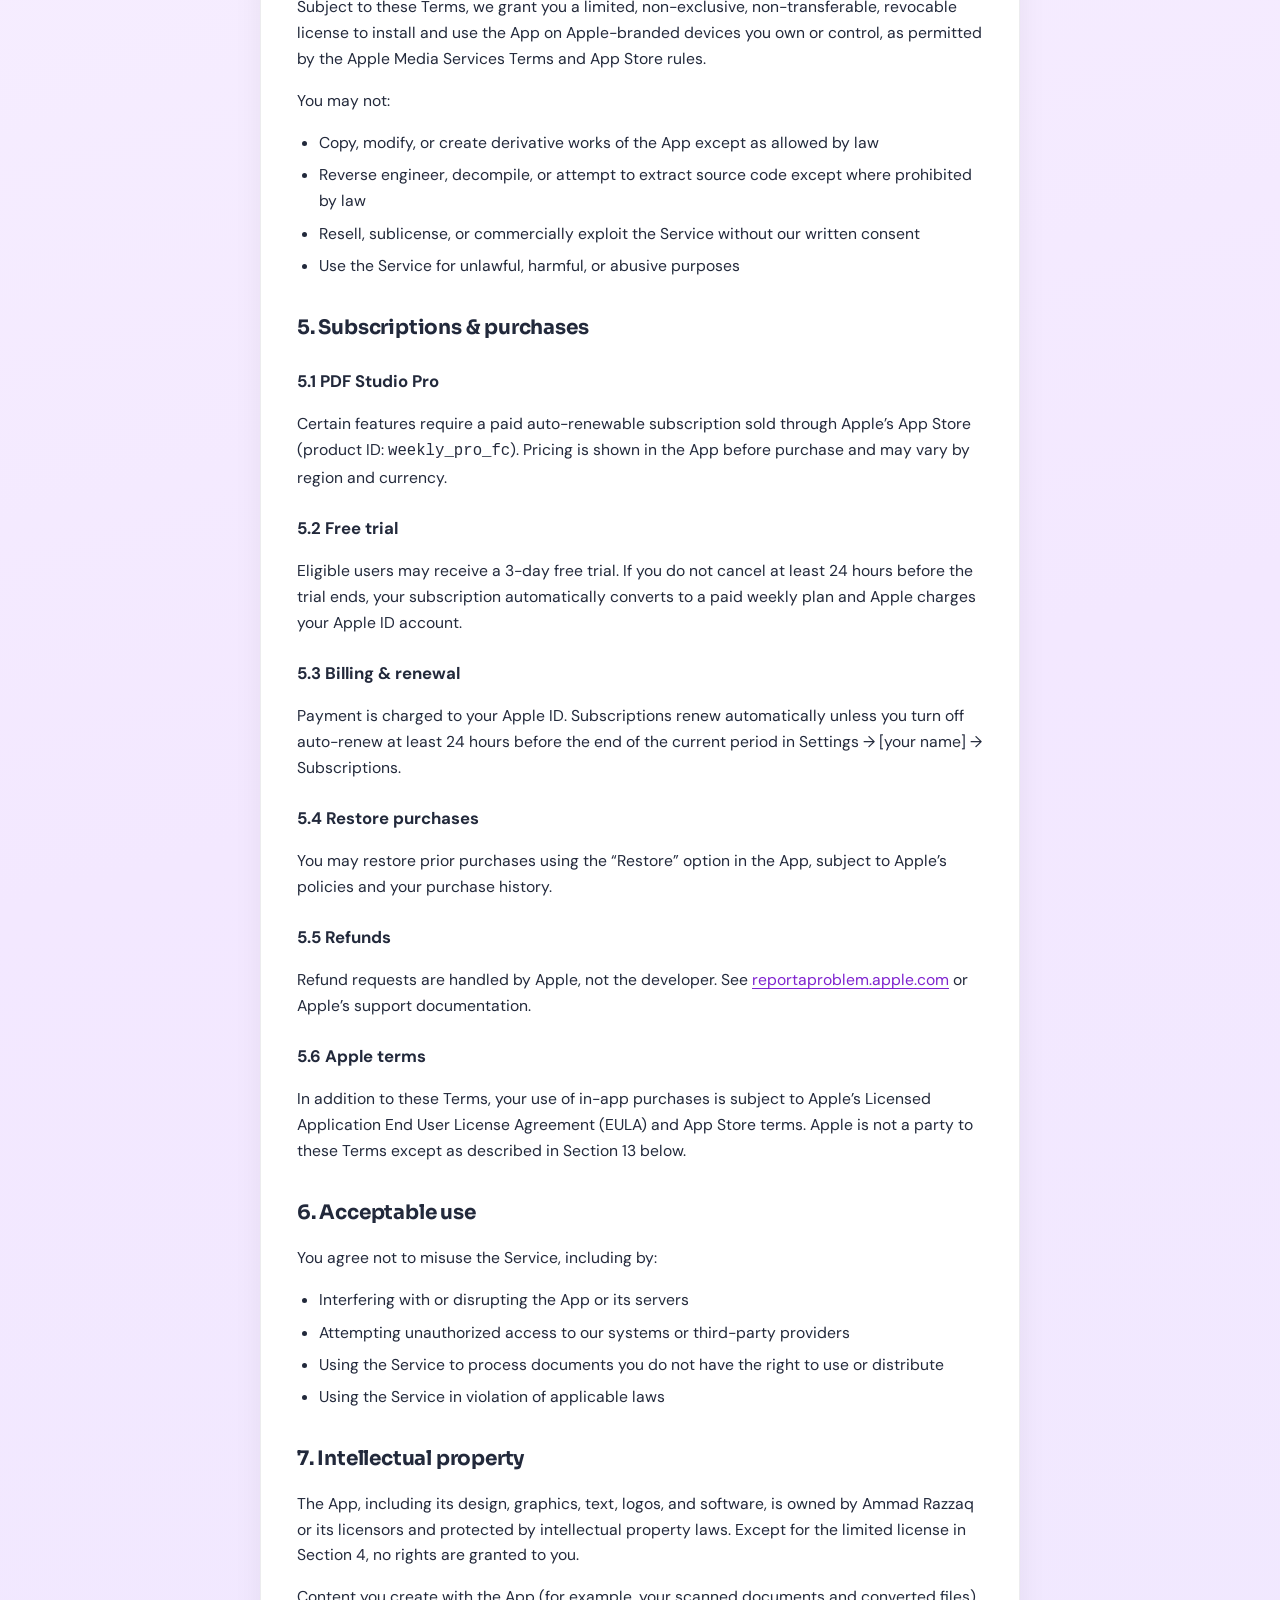
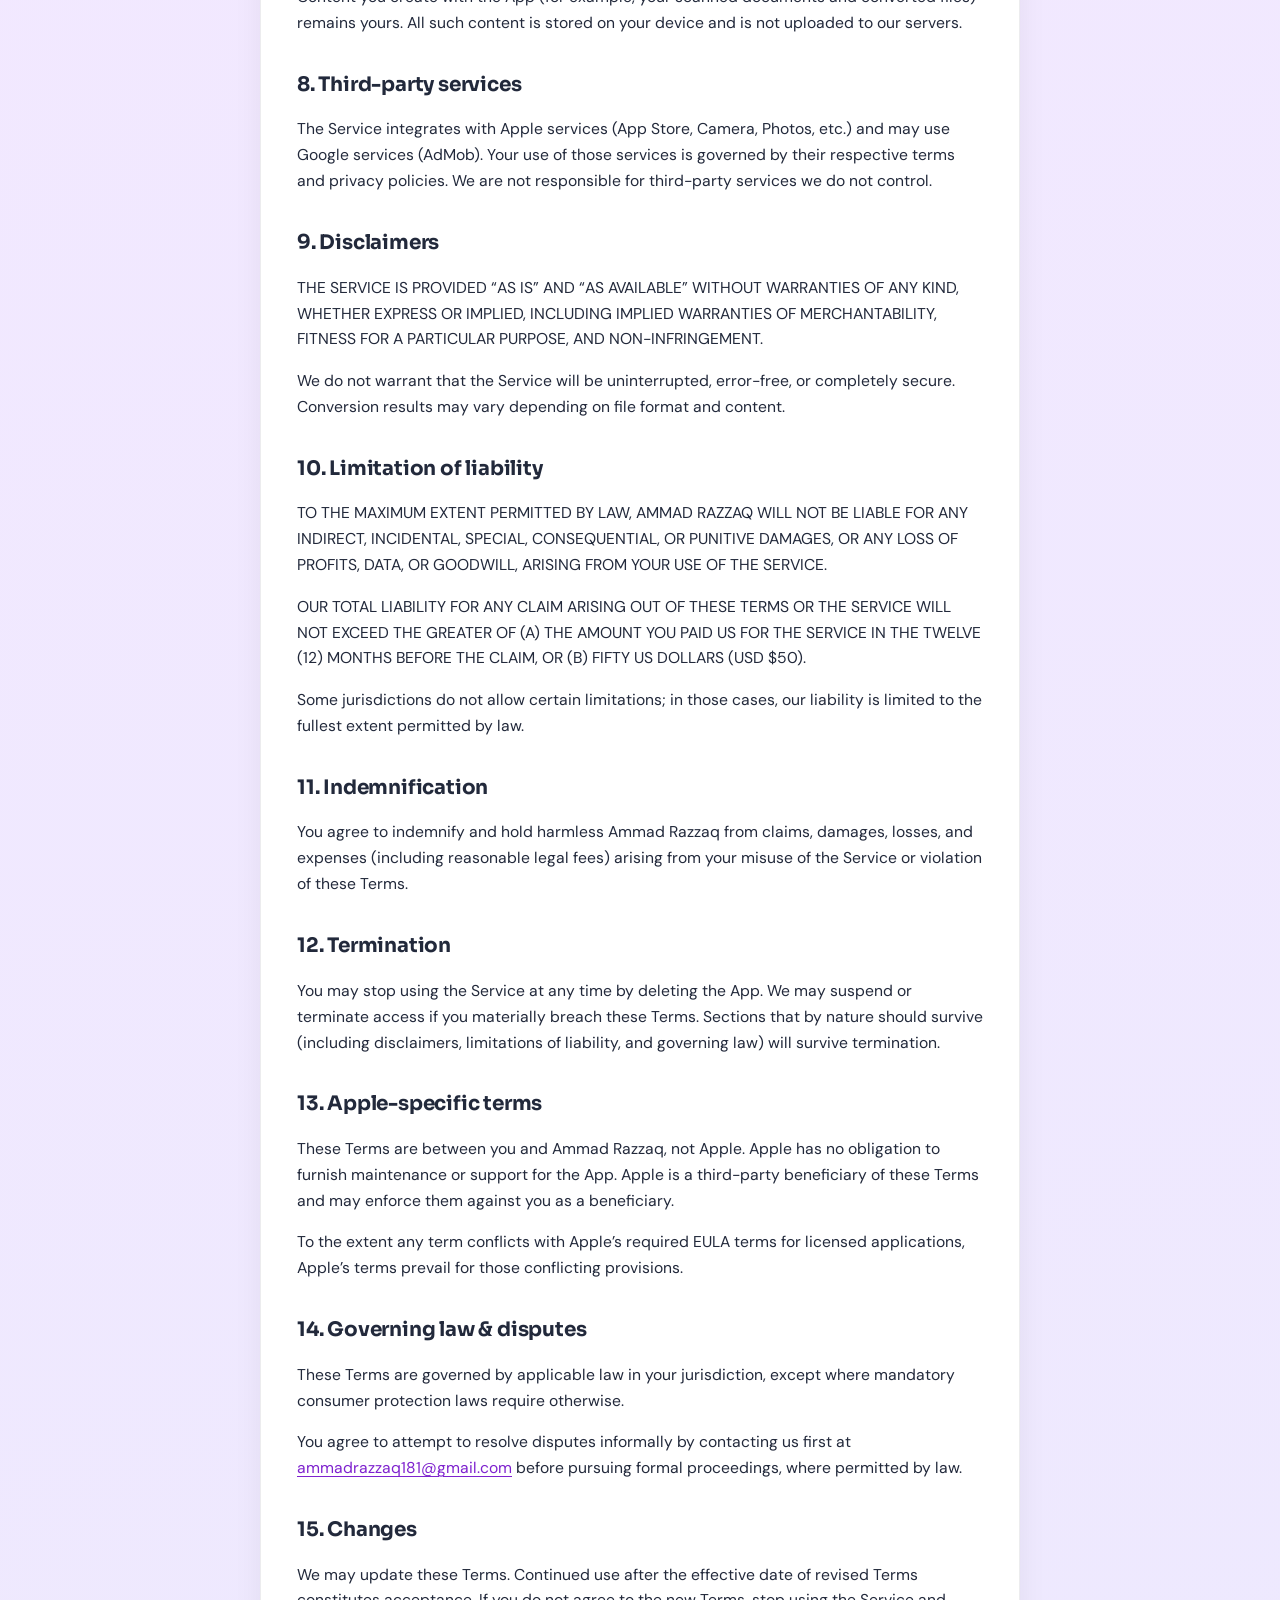
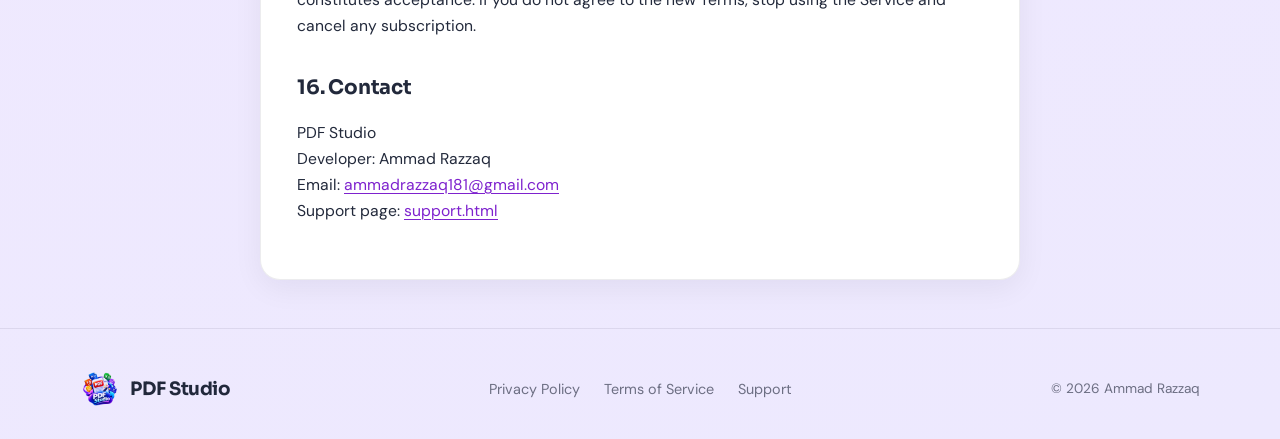
<file: terms.html>
<!DOCTYPE html>
<html lang="en">
<head>
  <meta charset="utf-8" />
  <meta name="viewport" content="width=device-width, initial-scale=1" />
  <meta name="description" content="Terms of Service for PDF Studio by Ammad Razzaq." />
  <meta name="theme-color" content="#9333ea" />
  <title>Terms of Service — PDF Studio</title>
  <link rel="icon" href="img/favicon.png" type="image/png" />
  <link rel="apple-touch-icon" href="img/apple-touch-icon.png" />
  <link rel="preconnect" href="https://fonts.googleapis.com" />
  <link rel="preconnect" href="https://fonts.gstatic.com" crossorigin />
  <link href="https://fonts.googleapis.com/css2?family=DM+Sans:ital,opsz,wght@0,9..40,400;0,9..40,500;0,9..40,600;0,9..40,700;1,9..40,400&family=JetBrains+Mono:wght@400;500&family=Sora:wght@600;700&display=swap" rel="stylesheet" />
  <link rel="stylesheet" href="css/site.css" />
</head>
<body>
  <nav class="site-nav" aria-label="Primary">
    <div class="wrap site-nav__inner">
      <a class="brand" href="index.html">
        <img class="brand__mark" src="img/logo.png" alt="" width="40" height="40" />
        PDF Studio
      </a>
      <button class="nav-toggle" type="button" data-nav-toggle aria-expanded="false" aria-label="Menu">☰</button>
      <ul class="nav-links" data-nav-menu>
        <li><a href="index.html">Home</a></li>
        <li><a href="support.html">Support</a></li>
        <li><a href="privacy.html">Privacy</a></li>
        <li><a href="terms.html" aria-current="page">Terms</a></li>
      </ul>
    </div>
  </nav>

  <header class="page-header wrap--legal wrap">
    <h1>Terms of Service</h1>
    <p class="meta">Last updated: October 14, 2026 · App: PDF Studio (com.conveter.pdf.word.file)</p>
  </header>

  <main class="wrap wrap--legal">
    <article class="legal-card">
      <nav class="toc" aria-label="On this page">
        <strong>On this page</strong>
        <ol>
          <li><a href="#agreement">Agreement</a></li>
          <li><a href="#service">The service</a></li>
          <li><a href="#eligibility">Eligibility</a></li>
          <li><a href="#license">License</a></li>
          <li><a href="#subscriptions">Subscriptions &amp; purchases</a></li>
          <li><a href="#acceptable">Acceptable use</a></li>
          <li><a href="#ip">Intellectual property</a></li>
          <li><a href="#third">Third-party services</a></li>
          <li><a href="#disclaimers">Disclaimers</a></li>
          <li><a href="#liability">Limitation of liability</a></li>
          <li><a href="#indemnification">Indemnification</a></li>
          <li><a href="#termination">Termination</a></li>
          <li><a href="#apple">Apple-specific terms</a></li>
          <li><a href="#law">Governing law &amp; disputes</a></li>
          <li><a href="#changes">Changes</a></li>
          <li><a href="#contact">Contact</a></li>
        </ol>
      </nav>

      <h2 id="agreement">1. Agreement</h2>
      <p>
        By using PDF Studio, you agree to these Terms of Service (“Terms”) and our
        <a href="privacy.html">Privacy Policy</a>. These Terms apply to the PDF Studio mobile application and related services (collectively, the “Service”).
      </p>
      <p>If you do not agree, do not use the Service.</p>

      <h2 id="service">2. The service</h2>
      <p>
        PDF Studio provides document scanning, PDF conversion, OCR, merge, split, compression, and related document tools. All processing runs on your device — we do not store your files on our servers. Some features require an optional subscription (“PDF Studio Pro”).
      </p>
      <p>
        The Service is developed and published by <strong>Ammad Razzaq</strong>. We may update, modify, or discontinue features at any time. We will use reasonable efforts to avoid removing core functionality you have paid for during an active subscription period without a suitable alternative.
      </p>

      <h2 id="eligibility">3. Eligibility</h2>
      <p>
        You must be at least 13 years old (or the age required in your jurisdiction) to use the Service. If you are under 18, you represent that you have permission from a parent or legal guardian.
      </p>

      <h2 id="license">4. License</h2>
      <p>
        Subject to these Terms, we grant you a limited, non-exclusive, non-transferable, revocable license to install and use the App on Apple-branded devices you own or control, as permitted by the Apple Media Services Terms and App Store rules.
      </p>
      <p>You may not:</p>
      <ul>
        <li>Copy, modify, or create derivative works of the App except as allowed by law</li>
        <li>Reverse engineer, decompile, or attempt to extract source code except where prohibited by law</li>
        <li>Resell, sublicense, or commercially exploit the Service without our written consent</li>
        <li>Use the Service for unlawful, harmful, or abusive purposes</li>
      </ul>

      <h2 id="subscriptions">5. Subscriptions &amp; purchases</h2>

      <h3>5.1 PDF Studio Pro</h3>
      <p>
        Certain features require a paid auto-renewable subscription sold through Apple’s App Store (product ID: <code>weekly_pro_fc</code>). Pricing is shown in the App before purchase and may vary by region and currency.
      </p>

      <h3>5.2 Free trial</h3>
      <p>
        Eligible users may receive a 3-day free trial. If you do not cancel at least 24 hours before the trial ends, your subscription automatically converts to a paid weekly plan and Apple charges your Apple ID account.
      </p>

      <h3>5.3 Billing &amp; renewal</h3>
      <p>
        Payment is charged to your Apple ID. Subscriptions renew automatically unless you turn off auto-renew at least 24 hours before the end of the current period in Settings → [your name] → Subscriptions.
      </p>

      <h3>5.4 Restore purchases</h3>
      <p>
        You may restore prior purchases using the “Restore” option in the App, subject to Apple’s policies and your purchase history.
      </p>

      <h3>5.5 Refunds</h3>
      <p>
        Refund requests are handled by Apple, not the developer. See
        <a href="https://reportaproblem.apple.com" rel="noopener">reportaproblem.apple.com</a>
        or Apple’s support documentation.
      </p>

      <h3>5.6 Apple terms</h3>
      <p>
        In addition to these Terms, your use of in-app purchases is subject to Apple’s Licensed Application End User License Agreement (EULA) and App Store terms. Apple is not a party to these Terms except as described in Section 13 below.
      </p>

      <h2 id="acceptable">6. Acceptable use</h2>
      <p>You agree not to misuse the Service, including by:</p>
      <ul>
        <li>Interfering with or disrupting the App or its servers</li>
        <li>Attempting unauthorized access to our systems or third-party providers</li>
        <li>Using the Service to process documents you do not have the right to use or distribute</li>
        <li>Using the Service in violation of applicable laws</li>
      </ul>

      <h2 id="ip">7. Intellectual property</h2>
      <p>
        The App, including its design, graphics, text, logos, and software, is owned by Ammad Razzaq or its licensors and protected by intellectual property laws. Except for the limited license in Section 4, no rights are granted to you.
      </p>
      <p>
        Content you create with the App (for example, your scanned documents and converted files) remains yours. All such content is stored on your device and is not uploaded to our servers.
      </p>

      <h2 id="third">8. Third-party services</h2>
      <p>
        The Service integrates with Apple services (App Store, Camera, Photos, etc.) and may use Google services (AdMob). Your use of those services is governed by their respective terms and privacy policies. We are not responsible for third-party services we do not control.
      </p>

      <h2 id="disclaimers">9. Disclaimers</h2>
      <p>
        THE SERVICE IS PROVIDED “AS IS” AND “AS AVAILABLE” WITHOUT WARRANTIES OF ANY KIND, WHETHER EXPRESS OR IMPLIED, INCLUDING IMPLIED WARRANTIES OF MERCHANTABILITY, FITNESS FOR A PARTICULAR PURPOSE, AND NON-INFRINGEMENT.
      </p>
      <p>We do not warrant that the Service will be uninterrupted, error-free, or completely secure. Conversion results may vary depending on file format and content.</p>

      <h2 id="liability">10. Limitation of liability</h2>
      <p>
        TO THE MAXIMUM EXTENT PERMITTED BY LAW, AMMAD RAZZAQ WILL NOT BE LIABLE FOR ANY INDIRECT, INCIDENTAL, SPECIAL, CONSEQUENTIAL, OR PUNITIVE DAMAGES, OR ANY LOSS OF PROFITS, DATA, OR GOODWILL, ARISING FROM YOUR USE OF THE SERVICE.
      </p>
      <p>
        OUR TOTAL LIABILITY FOR ANY CLAIM ARISING OUT OF THESE TERMS OR THE SERVICE WILL NOT EXCEED THE GREATER OF (A) THE AMOUNT YOU PAID US FOR THE SERVICE IN THE TWELVE (12) MONTHS BEFORE THE CLAIM, OR (B) FIFTY US DOLLARS (USD $50).
      </p>
      <p>Some jurisdictions do not allow certain limitations; in those cases, our liability is limited to the fullest extent permitted by law.</p>

      <h2 id="indemnification">11. Indemnification</h2>
      <p>
        You agree to indemnify and hold harmless Ammad Razzaq from claims, damages, losses, and expenses (including reasonable legal fees) arising from your misuse of the Service or violation of these Terms.
      </p>

      <h2 id="termination">12. Termination</h2>
      <p>
        You may stop using the Service at any time by deleting the App. We may suspend or terminate access if you materially breach these Terms. Sections that by nature should survive (including disclaimers, limitations of liability, and governing law) will survive termination.
      </p>

      <h2 id="apple">13. Apple-specific terms</h2>
      <p>
        These Terms are between you and Ammad Razzaq, not Apple. Apple has no obligation to furnish maintenance or support for the App. Apple is a third-party beneficiary of these Terms and may enforce them against you as a beneficiary.
      </p>
      <p>
        To the extent any term conflicts with Apple’s required EULA terms for licensed applications, Apple’s terms prevail for those conflicting provisions.
      </p>

      <h2 id="law">14. Governing law &amp; disputes</h2>
      <p>
        These Terms are governed by applicable law in your jurisdiction, except where mandatory consumer protection laws require otherwise.
      </p>
      <p>
        You agree to attempt to resolve disputes informally by contacting us first at
        <a href="mailto:ammadrazzaq181@gmail.com">ammadrazzaq181@gmail.com</a>
        before pursuing formal proceedings, where permitted by law.
      </p>

      <h2 id="changes">15. Changes</h2>
      <p>
        We may update these Terms. Continued use after the effective date of revised Terms constitutes acceptance. If you do not agree to the new Terms, stop using the Service and cancel any subscription.
      </p>

      <h2 id="contact">16. Contact</h2>
      <p>
        PDF Studio<br />
        Developer: Ammad Razzaq<br />
        Email: <a href="mailto:ammadrazzaq181@gmail.com">ammadrazzaq181@gmail.com</a><br />
        Support page: <a href="support.html">support.html</a>
      </p>
    </article>
  </main>

  <footer class="site-footer">
    <div class="wrap site-footer__inner">
      <a class="brand" href="index.html">
        <img class="brand__mark" src="img/logo.png" alt="" width="40" height="40" />
        PDF Studio
      </a>
      <ul class="footer-links">
        <li><a href="privacy.html">Privacy Policy</a></li>
        <li><a href="terms.html">Terms of Service</a></li>
        <li><a href="support.html">Support</a></li>
      </ul>
      <small>© <span id="year"></span> Ammad Razzaq</small>
    </div>
  </footer>

  <script src="js/config.js"></script>
  <script src="js/site.js"></script>
</body>
</html>
</file>
<file: css/site.css>
/* PDF Studio — GitHub Pages shared styles */

:root {
  --accent: #9333ea;
  --accent-deep: #7e22ce;
  --accent-glow: rgba(147, 51, 234, 0.28);
  --teal: #c084fc;
  --teal-deep: #a855f7;
  --bg-top: #faf5ff;
  --bg-bottom: #f3e8ff;
  --surface: rgba(255, 255, 255, 0.82);
  --surface-solid: #ffffff;
  --stroke: rgba(15, 23, 42, 0.08);
  --text: rgba(15, 23, 42, 0.92);
  --text-muted: rgba(15, 23, 42, 0.58);
  --brand: #9333ea;
  --brand-deep: #7e22ce;
  --live: #9333ea;
  --radius: 20px;
  --radius-sm: 12px;
  --shadow: 0 24px 60px rgba(15, 23, 42, 0.08);
  --shadow-soft: 0 8px 30px rgba(15, 23, 42, 0.06);
  --max: 1120px;
  --legal-max: 760px;
  --font-display: "Sora", system-ui, sans-serif;
  --font-body: "DM Sans", system-ui, sans-serif;
  --font-mono: "JetBrains Mono", ui-monospace, monospace;
}

*,
*::before,
*::after {
  box-sizing: border-box;
}

html {
  scroll-behavior: smooth;
}

body {
  margin: 0;
  min-height: 100vh;
  font-family: var(--font-body);
  font-size: 1.05rem;
  line-height: 1.65;
  color: var(--text);
  background: linear-gradient(165deg, var(--bg-top) 0%, var(--bg-bottom) 45%, #ede9fe 100%);
  -webkit-font-smoothing: antialiased;
  overflow-x: hidden;
}

body::before {
  content: "";
  position: fixed;
  inset: 0;
  pointer-events: none;
  background:
    radial-gradient(ellipse 80% 50% at 50% -10%, rgba(147, 51, 234, 0.16), transparent 55%),
    radial-gradient(ellipse 60% 40% at 100% 20%, rgba(192, 132, 252, 0.14), transparent 50%),
    radial-gradient(ellipse 50% 35% at 0% 80%, rgba(147, 51, 234, 0.07), transparent 45%);
  z-index: -1;
}

a {
  color: var(--brand-deep);
  text-decoration-thickness: 1px;
  text-underline-offset: 3px;
}

a:hover {
  color: var(--teal-deep);
}

img {
  max-width: 100%;
  height: auto;
}

.wrap {
  width: min(var(--max), calc(100% - 2rem));
  margin-inline: auto;
}

.wrap--legal {
  width: min(var(--legal-max), calc(100% - 2rem));
  margin-inline: auto;
}

.site-nav {
  position: sticky;
  top: 0;
  z-index: 100;
  padding: 0.85rem 0;
  backdrop-filter: blur(18px) saturate(1.4);
  -webkit-backdrop-filter: blur(18px) saturate(1.4);
  background: rgba(250, 245, 255, 0.72);
  border-bottom: 1px solid var(--stroke);
}

.site-nav__inner {
  display: flex;
  align-items: center;
  justify-content: space-between;
  gap: 1rem;
}

.brand {
  display: inline-flex;
  align-items: center;
  gap: 0.65rem;
  text-decoration: none;
  color: var(--text);
  font-family: var(--font-display);
  font-weight: 700;
  font-size: 1.15rem;
  letter-spacing: -0.02em;
}

.brand:hover {
  color: var(--text);
}

.brand__mark {
  width: 40px;
  height: 40px;
  border-radius: 14px;
  object-fit: contain;
  flex-shrink: 0;
  display: block;
}

.nav-links {
  display: flex;
  align-items: center;
  gap: 0.35rem;
  list-style: none;
  margin: 0;
  padding: 0;
}

.nav-links a {
  text-decoration: none;
  color: var(--text-muted);
  font-size: 0.92rem;
  font-weight: 500;
  padding: 0.45rem 0.85rem;
  border-radius: 999px;
  transition: background 0.2s, color 0.2s;
}

.nav-links a:hover,
.nav-links a[aria-current="page"] {
  color: var(--text);
  background: rgba(255, 255, 255, 0.85);
}

.nav-toggle {
  display: none;
  background: var(--surface-solid);
  border: 1px solid var(--stroke);
  border-radius: 10px;
  padding: 0.5rem 0.65rem;
  cursor: pointer;
}

.reveal {
  opacity: 0;
  transform: translateY(28px);
  transition:
    opacity 0.7s cubic-bezier(0.22, 1, 0.36, 1),
    transform 0.7s cubic-bezier(0.22, 1, 0.36, 1);
}

.reveal.is-in {
  opacity: 1;
  transform: translateY(0);
}

.reveal-delay-1 { transition-delay: 0.08s; }
.reveal-delay-2 { transition-delay: 0.16s; }
.reveal-delay-3 { transition-delay: 0.24s; }
.reveal-delay-4 { transition-delay: 0.32s; }
.reveal-delay-5 { transition-delay: 0.4s; }

@media (prefers-reduced-motion: reduce) {
  .reveal {
    opacity: 1;
    transform: none;
    transition: none;
  }
}

.hero {
  padding: 4.5rem 0 3rem;
}

.hero__grid {
  display: grid;
  grid-template-columns: 1.05fr 0.95fr;
  gap: 3rem;
  align-items: center;
}

.hero__eyebrow {
  display: inline-flex;
  align-items: center;
  gap: 0.5rem;
  font-size: 0.8rem;
  font-weight: 600;
  letter-spacing: 0.12em;
  text-transform: uppercase;
  color: var(--brand-deep);
  background: rgba(147, 51, 234, 0.1);
  border: 1px solid rgba(147, 51, 234, 0.22);
  padding: 0.35rem 0.85rem;
  border-radius: 999px;
  margin-bottom: 1.25rem;
}

.hero__eyebrow .dot {
  width: 8px;
  height: 8px;
  border-radius: 50%;
  background: var(--live);
  box-shadow: 0 0 0 4px rgba(147, 51, 234, 0.25);
  animation: pulse-dot 2s ease-in-out infinite;
}

@keyframes pulse-dot {
  0%, 100% { box-shadow: 0 0 0 4px rgba(147, 51, 234, 0.25); }
  50% { box-shadow: 0 0 0 8px rgba(147, 51, 234, 0.08); }
}

.hero h1 {
  font-family: var(--font-display);
  font-size: clamp(2.4rem, 5vw, 3.5rem);
  line-height: 1.08;
  letter-spacing: -0.03em;
  margin: 0 0 1.25rem;
}

.hero h1 em,
.section__title em {
  font-style: italic;
  font-weight: 600;
  background: linear-gradient(120deg, var(--brand-deep), var(--teal));
  -webkit-background-clip: text;
  background-clip: text;
  color: transparent;
}

.hero__lead {
  font-size: 1.15rem;
  color: var(--text-muted);
  max-width: 40ch;
  margin: 0 0 2rem;
}

.hero__cta {
  display: flex;
  flex-wrap: wrap;
  gap: 0.85rem;
  align-items: center;
}

.btn {
  display: inline-flex;
  align-items: center;
  justify-content: center;
  gap: 0.5rem;
  padding: 0.9rem 1.5rem;
  border-radius: 999px;
  font-weight: 600;
  font-size: 0.98rem;
  text-decoration: none;
  border: none;
  cursor: pointer;
  transition: transform 0.2s, box-shadow 0.2s;
}

.btn--primary {
  background: linear-gradient(135deg, var(--brand), var(--teal-deep));
  color: white;
  box-shadow: 0 12px 32px rgba(147, 51, 234, 0.32);
}

.btn--primary:hover {
  color: white;
  transform: translateY(-2px);
  box-shadow: 0 16px 40px rgba(147, 51, 234, 0.38);
}

.btn--ghost {
  background: var(--surface-solid);
  color: var(--text);
  border: 1px solid var(--stroke);
  box-shadow: var(--shadow-soft);
}

.btn--ghost:hover {
  color: var(--text);
  transform: translateY(-1px);
}

.code-window {
  position: relative;
  justify-self: center;
  width: min(380px, 100%);
  border-radius: 18px;
  overflow: hidden;
  background: #0d1117;
  box-shadow: var(--shadow), 0 0 0 1px rgba(255, 255, 255, 0.06) inset;
  font-family: var(--font-mono);
  font-size: 0.78rem;
  line-height: 1.55;
}

.code-window__bar {
  display: flex;
  align-items: center;
  gap: 0.4rem;
  padding: 0.75rem 1rem;
  background: #161b22;
  border-bottom: 1px solid rgba(255, 255, 255, 0.06);
}

.code-window__dot {
  width: 10px;
  height: 10px;
  border-radius: 50%;
}

.code-window__dot--r { background: #ff5f56; }
.code-window__dot--y { background: #ffbd2e; }
.code-window__dot--g { background: #27c93f; }

.code-window__title {
  margin-left: 0.5rem;
  color: rgba(255, 255, 255, 0.45);
  font-size: 0.72rem;
}

.code-window__body {
  padding: 1.15rem 1.25rem 1.4rem;
  color: #c9d1d9;
  min-height: 220px;
}

.code-window .kw { color: #ff7b72; }
.code-window .fn { color: #d2a8ff; }
.code-window .str { color: #a5d6ff; }
.code-window .cm { color: #8b949e; }

.code-line {
  opacity: 0;
  transform: translateX(-6px);
  animation: type-line 0.5s cubic-bezier(0.22, 1, 0.36, 1) forwards;
}

.code-line:nth-child(1) { animation-delay: 0.15s; }
.code-line:nth-child(2) { animation-delay: 0.35s; }
.code-line:nth-child(3) { animation-delay: 0.55s; }
.code-line:nth-child(4) { animation-delay: 0.75s; }
.code-line:nth-child(5) { animation-delay: 0.95s; }
.code-line:nth-child(6) { animation-delay: 1.15s; }

@keyframes type-line {
  to { opacity: 1; transform: translateX(0); }
}

.cursor-blink::after {
  content: "▋";
  color: var(--teal);
  animation: blink 1s step-end infinite;
  margin-left: 2px;
}

@keyframes blink {
  50% { opacity: 0; }
}

.phone-mock {
  position: relative;
  justify-self: center;
  width: min(300px, 100%);
  margin-top: 1.25rem;
}

.phone-mock__frame {
  border-radius: 36px;
  padding: 12px;
  background: linear-gradient(160deg, #0d0f17 0%, #171820 100%);
  box-shadow: var(--shadow), 0 0 0 1px rgba(255, 255, 255, 0.08) inset;
}

.phone-mock__screen {
  border-radius: 28px;
  overflow: hidden;
  aspect-ratio: 9 / 16;
  background: linear-gradient(180deg, #1e1033 0%, #2d1b4e 100%);
  display: flex;
  flex-direction: column;
  color: #fff;
}

.phone-mock__header {
  padding: 1.1rem 1.25rem 0.5rem;
  font-family: var(--font-display);
  font-weight: 700;
  font-size: 0.95rem;
  display: flex;
  justify-content: space-between;
  align-items: center;
}

.phone-mock__badge {
  font-size: 0.65rem;
  font-weight: 600;
  letter-spacing: 0.06em;
  text-transform: uppercase;
  background: rgba(147, 51, 234, 0.35);
  color: #d8b4fe;
  padding: 0.25rem 0.55rem;
  border-radius: 999px;
}

.phone-mock__body {
  padding: 0.75rem 1rem 1.25rem;
  display: flex;
  flex-direction: column;
  gap: 0.75rem;
  flex: 1;
}

.doc-preview {
  background: rgba(255, 255, 255, 0.08);
  border-radius: 16px;
  padding: 1.25rem 1rem;
  display: flex;
  flex-direction: column;
  gap: 0.5rem;
  flex: 1;
}

.doc-line {
  height: 8px;
  border-radius: 999px;
  background: rgba(255, 255, 255, 0.15);
}

.doc-line:nth-child(1) { width: 85%; }
.doc-line:nth-child(2) { width: 70%; }
.doc-line:nth-child(3) { width: 90%; }
.doc-line:nth-child(4) { width: 60%; }
.doc-line:nth-child(5) { width: 75%; }

.effect-chip {
  display: inline-flex;
  align-items: center;
  gap: 0.4rem;
  padding: 0.45rem 0.75rem;
  border-radius: 999px;
  background: rgba(255, 255, 255, 0.08);
  border: 1px solid rgba(255, 255, 255, 0.1);
  font-size: 0.72rem;
  font-weight: 500;
  transition: background 0.3s, border-color 0.3s, transform 0.3s;
}

.effect-chip.is-active {
  background: rgba(147, 51, 234, 0.35);
  border-color: rgba(147, 51, 234, 0.55);
  transform: scale(1.04);
}

.effect-row {
  display: flex;
  flex-wrap: wrap;
  gap: 0.4rem;
}

.mock-action {
  margin-top: auto;
  align-self: center;
  padding: 0.65rem 1.5rem;
  border-radius: 999px;
  background: linear-gradient(135deg, var(--brand), var(--teal-deep));
  font-size: 0.78rem;
  font-weight: 600;
  box-shadow: 0 8px 24px rgba(147, 51, 234, 0.35);
}

.section {
  padding: 4rem 0;
}

.section__label {
  display: block;
  text-align: center;
  font-family: var(--font-mono);
  font-size: 0.75rem;
  letter-spacing: 0.08em;
  color: var(--text-muted);
  margin-bottom: 0.75rem;
}

.section__title {
  font-family: var(--font-display);
  font-size: clamp(1.75rem, 3vw, 2.35rem);
  letter-spacing: -0.02em;
  text-align: center;
  margin: 0 0 0.5rem;
}

.section__subtitle {
  text-align: center;
  color: var(--text-muted);
  max-width: 48ch;
  margin: 0 auto 2.5rem;
}

.features {
  display: grid;
  grid-template-columns: repeat(auto-fit, minmax(240px, 1fr));
  gap: 1.25rem;
}

.card {
  background: var(--surface);
  border: 1px solid var(--stroke);
  border-radius: var(--radius);
  padding: 1.5rem;
  backdrop-filter: blur(12px);
  box-shadow: var(--shadow-soft);
  transition: transform 0.35s cubic-bezier(0.22, 1, 0.36, 1), box-shadow 0.35s;
}

.card:hover {
  transform: translateY(-6px);
  box-shadow: var(--shadow);
}

.card__icon {
  width: 48px;
  height: 48px;
  border-radius: 14px;
  display: grid;
  place-items: center;
  font-size: 1.35rem;
  margin-bottom: 1rem;
  background: linear-gradient(135deg, rgba(147, 51, 234, 0.14), rgba(192, 132, 252, 0.12));
}

.card h3 {
  font-family: var(--font-display);
  font-size: 1.1rem;
  margin: 0 0 0.5rem;
}

.card p {
  margin: 0;
  font-size: 0.95rem;
  color: var(--text-muted);
}

.tool-grid {
  display: flex;
  flex-wrap: wrap;
  justify-content: center;
  gap: 0.65rem;
  max-width: 820px;
  margin: 0 auto;
}

.tool-pill {
  display: inline-flex;
  align-items: center;
  padding: 0.55rem 1rem;
  border-radius: 999px;
  font-size: 0.88rem;
  font-weight: 500;
  color: var(--brand-deep);
  background: rgba(255, 255, 255, 0.88);
  border: 1px solid rgba(147, 51, 234, 0.18);
  box-shadow: var(--shadow-soft);
  transition: transform 0.25s, border-color 0.25s, box-shadow 0.25s;
}

.tool-pill:hover {
  transform: translateY(-2px);
  border-color: rgba(147, 51, 234, 0.35);
  box-shadow: var(--shadow);
}

.privacy-highlight {
  text-align: center;
  padding: 2.5rem 2rem;
  border-radius: var(--radius);
  background: linear-gradient(135deg, rgba(147, 51, 234, 0.1), rgba(192, 132, 252, 0.08));
  border: 1px solid rgba(147, 51, 234, 0.2);
}

.privacy-highlight h2 {
  font-family: var(--font-display);
  margin: 0 0 0.75rem;
}

.privacy-highlight p {
  color: var(--text-muted);
  margin: 0 0 1.5rem;
  max-width: 52ch;
  margin-inline: auto;
}

.pricing-banner {
  text-align: center;
  padding: 2.5rem 2rem;
  border-radius: var(--radius);
  background: linear-gradient(135deg, rgba(147, 51, 234, 0.08), rgba(192, 132, 252, 0.08));
  border: 1px solid var(--stroke);
}

.pricing-banner h2 {
  font-family: var(--font-display);
  margin: 0 0 0.75rem;
}

.pricing-banner p {
  color: var(--text-muted);
  margin: 0 0 1.5rem;
}

.disclaimer-banner {
  text-align: center;
  padding: 1.5rem 2rem;
  border-radius: var(--radius-sm);
  background: rgba(15, 23, 42, 0.04);
  border: 1px solid var(--stroke);
  font-size: 0.9rem;
  color: var(--text-muted);
  max-width: 68ch;
  margin: 0 auto;
}

.page-header {
  padding: 3rem 0 1.5rem;
  text-align: center;
}

.page-header h1 {
  font-family: var(--font-display);
  font-size: clamp(2rem, 4vw, 2.75rem);
  letter-spacing: -0.02em;
  margin: 0 0 0.5rem;
}

.page-header .meta {
  color: var(--text-muted);
  font-size: 0.92rem;
}

.legal-card {
  background: var(--surface-solid);
  border: 1px solid var(--stroke);
  border-radius: var(--radius);
  padding: 2.5rem 2.25rem;
  box-shadow: var(--shadow-soft);
  margin-bottom: 3rem;
}

.legal-card h2 {
  font-family: var(--font-display);
  font-size: 1.25rem;
  margin: 2rem 0 0.75rem;
  letter-spacing: -0.01em;
}

.legal-card h2:first-of-type {
  margin-top: 0;
}

.legal-card h3 {
  font-size: 1.05rem;
  margin: 1.5rem 0 0.5rem;
}

.legal-card p,
.legal-card li {
  color: var(--text);
  font-size: 0.98rem;
}

.legal-card ul,
.legal-card ol {
  padding-left: 1.35rem;
}

.legal-card li {
  margin-bottom: 0.4rem;
}

.toc {
  background: rgba(147, 51, 234, 0.06);
  border: 1px solid rgba(147, 51, 234, 0.15);
  border-radius: var(--radius-sm);
  padding: 1.25rem 1.5rem;
  margin-bottom: 2rem;
}

.toc strong {
  display: block;
  font-family: var(--font-display);
  margin-bottom: 0.65rem;
}

.toc ol {
  margin: 0;
  padding-left: 1.25rem;
}

.toc a {
  text-decoration: none;
  font-size: 0.92rem;
}

.toc a:hover {
  text-decoration: underline;
}

.support-grid {
  display: grid;
  grid-template-columns: repeat(auto-fit, minmax(280px, 1fr));
  gap: 1.25rem;
  margin-bottom: 2rem;
}

.faq details {
  background: var(--surface-solid);
  border: 1px solid var(--stroke);
  border-radius: var(--radius-sm);
  padding: 1rem 1.25rem;
  margin-bottom: 0.75rem;
}

.faq summary {
  font-weight: 600;
  cursor: pointer;
  list-style: none;
}

.faq summary::-webkit-details-marker {
  display: none;
}

.faq details[open] summary {
  margin-bottom: 0.75rem;
  color: var(--brand-deep);
}

.faq p {
  margin: 0;
  color: var(--text-muted);
  font-size: 0.95rem;
}

.site-footer {
  padding: 2.5rem 0 2rem;
  border-top: 1px solid var(--stroke);
  margin-top: 2rem;
}

.site-footer__inner {
  display: flex;
  flex-wrap: wrap;
  justify-content: space-between;
  align-items: center;
  gap: 1.5rem;
}

.footer-links {
  display: flex;
  flex-wrap: wrap;
  gap: 1rem 1.5rem;
  list-style: none;
  margin: 0;
  padding: 0;
}

.footer-links a {
  text-decoration: none;
  font-size: 0.9rem;
  color: var(--text-muted);
}

.footer-links a:hover {
  color: var(--text);
}

.site-footer small {
  color: var(--text-muted);
  font-size: 0.85rem;
}

@media (max-width: 900px) {
  .hero__grid {
    grid-template-columns: 1fr;
    text-align: center;
  }

  .hero__lead {
    margin-inline: auto;
  }

  .hero__cta {
    justify-content: center;
  }

  .code-window,
  .phone-mock {
    order: -1;
    justify-self: center;
  }
}

@media (max-width: 720px) {
  .nav-toggle {
    display: block;
  }

  .nav-links {
    display: none;
    position: absolute;
    top: 100%;
    left: 0;
    right: 0;
    flex-direction: column;
    padding: 1rem;
    background: rgba(250, 245, 255, 0.96);
    border-bottom: 1px solid var(--stroke);
  }

  .nav-links.is-open {
    display: flex;
  }

  .site-nav__inner {
    position: relative;
  }

  .legal-card {
    padding: 1.75rem 1.25rem;
  }
}
</file>
